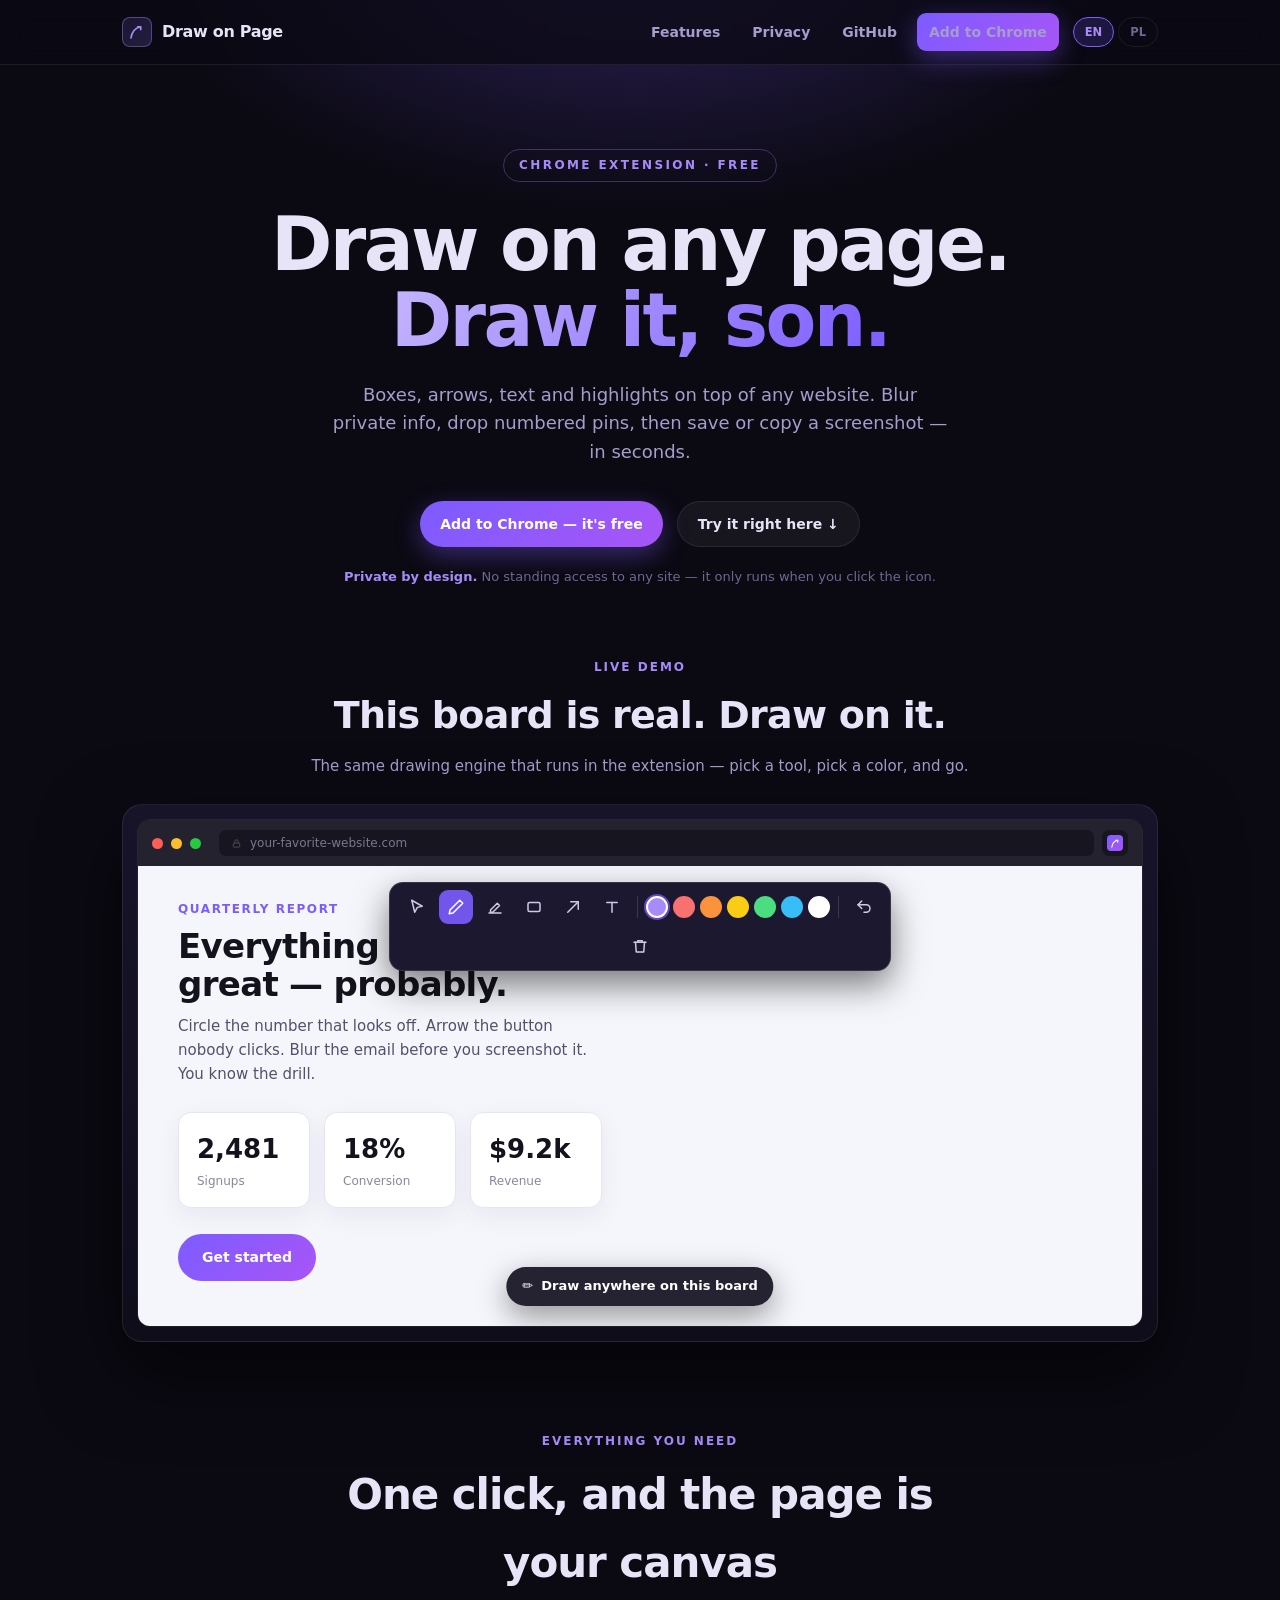
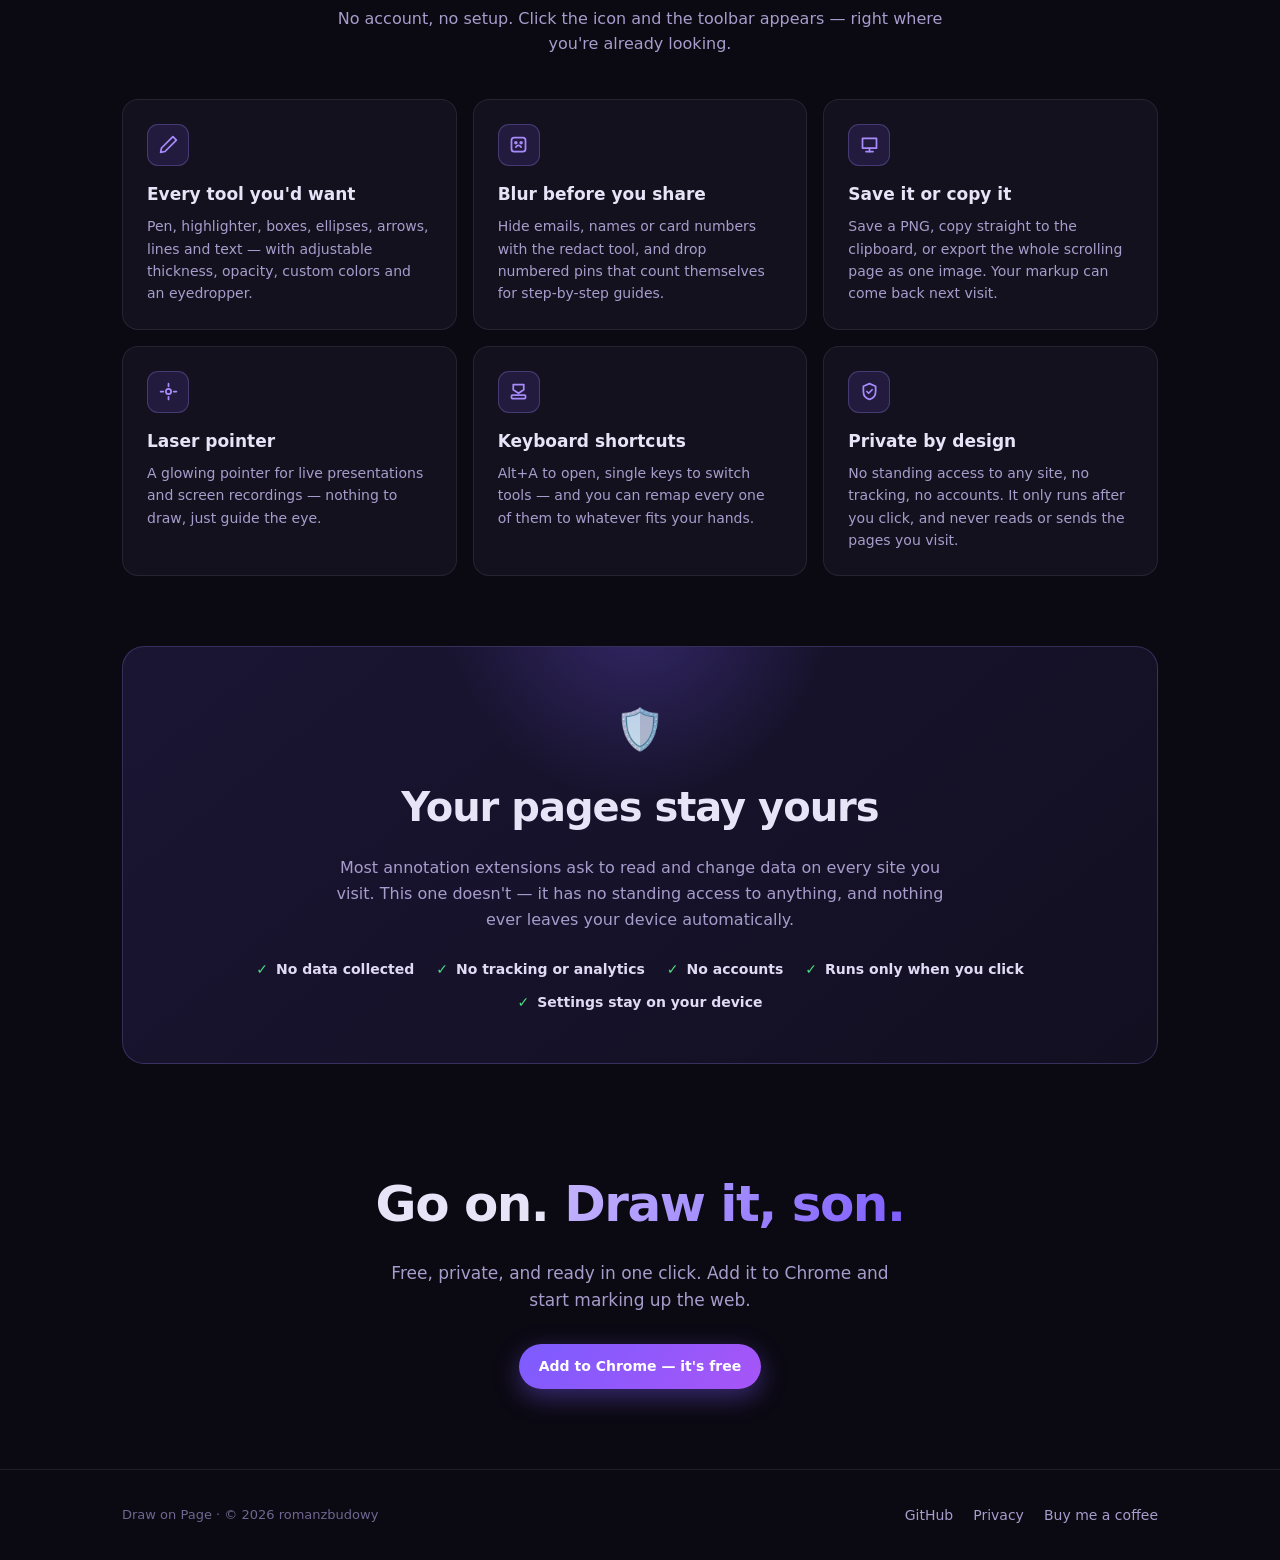
<file: index.html>
<!DOCTYPE html>
<html lang="en">
<head>
<meta charset="utf-8">
<meta name="viewport" content="width=device-width, initial-scale=1">
<title>Draw on Page — Draw it, son.</title>
<meta name="description" content="Draw boxes, arrows, text and highlights on any web page. Blur sensitive info, drop numbered pins, save or copy a screenshot. Private by design.">
<link rel="icon" href="data:image/svg+xml,<svg xmlns='http://www.w3.org/2000/svg' viewBox='0 0 100 100'><text y='.9em' font-size='90'>✏️</text></svg>">
<style>
  :root {
    --bg: #0b0912;
    --card: #14111f;
    --card2: #1b1830;
    --ink: #e8e4f8;
    --muted: #a79dcc;
    --dim: #6f6791;
    --purple: #a78bfa;
    --purple2: #7c5cff;
    --line: rgba(255,255,255,.08);
  }
  * { box-sizing: border-box; margin: 0; padding: 0; }
  html { scroll-behavior: smooth; }
  body {
    font-family: "Inter", "Segoe UI", system-ui, sans-serif;
    background: var(--bg);
    color: var(--ink);
    line-height: 1.6;
    overflow-x: hidden;
  }
  a { color: inherit; text-decoration: none; }
  .wrap { width: 100%; max-width: 1080px; margin: 0 auto; padding: 0 22px; }

  nav {
    position: sticky; top: 0; z-index: 50;
    background: rgba(11,9,18,.72);
    backdrop-filter: blur(14px);
    border-bottom: 1px solid var(--line);
  }
  nav .row { display: flex; align-items: center; gap: 18px; height: 64px; }
  .brand { display: flex; align-items: center; gap: 10px; font-weight: 800; letter-spacing: -.02em; }
  .brand .glyph {
    width: 30px; height: 30px; border-radius: 8px;
    background: linear-gradient(135deg, #1a1730, #241d3f);
    border: 1px solid rgba(167,139,250,.4);
    display: grid; place-items: center;
  }
  .brand .glyph svg { width: 18px; height: 18px; }
  .nav-links { margin-left: auto; display: flex; align-items: center; gap: 8px; }
  .nav-links a { color: var(--muted); font-size: 14px; font-weight: 600; padding: 8px 12px; border-radius: 9px; }
  .nav-links a:hover { color: var(--ink); background: rgba(255,255,255,.05); }
  .btn {
    display: inline-flex; align-items: center; gap: 8px;
    font: inherit; font-weight: 700; cursor: pointer;
    border: none; border-radius: 999px; padding: 11px 20px; font-size: 14px;
  }
  .btn-primary {
    background: linear-gradient(135deg, var(--purple2), #a855f7);
    color: #fff; box-shadow: 0 8px 26px rgba(124,92,255,.4);
    transition: filter .15s, transform .1s;
  }
  .btn-primary:hover { filter: brightness(1.09); }
  .btn-primary:active { transform: scale(.98); }
  .btn-ghost {
    background: rgba(255,255,255,.05); color: var(--ink);
    border: 1px solid var(--line);
    transition: background .15s;
  }
  .btn-ghost:hover { background: rgba(255,255,255,.09); }

  .langs { display: flex; align-items: center; gap: 4px; margin-left: 6px; }
  .lang {
    background: transparent; color: var(--dim);
    border: 1px solid var(--line); border-radius: 999px;
    padding: 5px 11px; font: inherit; font-size: 11.5px; font-weight: 800; cursor: pointer;
  }
  .lang:hover { color: var(--ink); }
  .lang.active { background: rgba(124,92,255,.18); border-color: var(--purple2); color: var(--purple); }

  .hero { position: relative; padding: 84px 0 30px; text-align: center; }
  .hero::before {
    content: ""; position: absolute; inset: -140px 0 auto 0; height: 620px; z-index: -1;
    background: radial-gradient(760px 420px at 50% 0, rgba(124,92,255,.32) 0%, transparent 68%);
  }
  .kicker {
    display: inline-block; font-size: 12px; font-weight: 800; letter-spacing: 2.4px;
    text-transform: uppercase; color: var(--purple);
    border: 1px solid rgba(167,139,250,.3); border-radius: 999px; padding: 6px 15px; margin-bottom: 24px;
  }
  h1 { font-size: clamp(40px, 8vw, 74px); font-weight: 800; letter-spacing: -.035em; line-height: 1.03; }
  h1 .son { background: linear-gradient(120deg, #c4b5fd, #7c5cff); -webkit-background-clip: text; background-clip: text; -webkit-text-fill-color: transparent; }
  .hero-sub { max-width: 620px; margin: 22px auto 34px; font-size: 18px; color: var(--muted); }
  .hero-cta { display: flex; gap: 14px; justify-content: center; flex-wrap: wrap; }
  .hero-note { margin-top: 20px; font-size: 13px; color: var(--dim); }
  .hero-note b { color: var(--purple); font-weight: 700; }

  .demo { padding: 40px 0 20px; }
  .demo-head { text-align: center; margin-bottom: 26px; }
  .demo-head .eyebrow { font-size: 12px; font-weight: 800; letter-spacing: 2px; text-transform: uppercase; color: var(--purple); }
  .demo-head h2 { font-size: clamp(26px, 4vw, 38px); font-weight: 800; letter-spacing: -.02em; margin: 8px 0; }
  .demo-head p { color: var(--muted); font-size: 15px; }

  .stage {
    position: relative;
    background: linear-gradient(180deg, #17142a, #0f0d1a);
    border: 1px solid var(--line);
    border-radius: 20px; padding: 14px;
    box-shadow: 0 30px 80px rgba(0,0,0,.55);
  }
  .frame { border-radius: 13px; overflow: hidden; border: 1px solid rgba(255,255,255,.07); }
  .frame-bar {
    display: flex; align-items: center; gap: 8px;
    background: #24222e; padding: 10px 14px;
  }
  .dot { width: 11px; height: 11px; border-radius: 50%; }
  .dot.r { background: #ff5f57; } .dot.y { background: #febc2e; } .dot.g { background: #28c840; }
  .url {
    flex: 1; margin-left: 10px; height: 26px; border-radius: 7px;
    background: #171620; color: #7b7591; font-size: 12px;
    display: flex; align-items: center; padding: 0 12px; gap: 8px;
  }
  .url .lock { width: 11px; height: 11px; opacity: .6; }
  .puzzle {
    width: 26px; height: 26px; border-radius: 7px; background: #171620;
    display: grid; place-items: center; position: relative;
  }
  .puzzle .ic { width: 16px; height: 16px; border-radius: 4px; background: linear-gradient(135deg, #7c5cff, #a855f7); display: grid; place-items: center; }
  .puzzle .ic svg { width: 11px; height: 11px; }

  .board {
    position: relative; height: 460px;
    background: #f5f6fb; overflow: hidden;
    touch-action: none; user-select: none;
  }
  @media (max-width: 640px) { .board { height: 400px; } }

  .mock { position: absolute; inset: 0; pointer-events: none; padding: 34px 40px; }
  .mock .m-tag { font-size: 12px; font-weight: 800; letter-spacing: 1.6px; text-transform: uppercase; color: #7c5cff; }
  .mock h3 { color: #14121c; font-size: clamp(22px, 3.4vw, 34px); font-weight: 800; letter-spacing: -.02em; margin: 8px 0 10px; max-width: 460px; line-height: 1.12; }
  .mock .m-lead { color: #55506b; font-size: 15px; max-width: 430px; }
  .mock .m-cards { display: flex; gap: 14px; margin-top: 26px; flex-wrap: wrap; }
  .mock .m-card { background: #fff; border: 1px solid #e7e6f0; border-radius: 13px; padding: 16px 18px; min-width: 132px; box-shadow: 0 8px 24px rgba(60,50,120,.07); }
  .mock .m-card .big { font-size: 26px; font-weight: 800; color: #14121c; }
  .mock .m-card .lbl { font-size: 12px; color: #8a85a0; margin-top: 2px; }
  .mock .m-btn { display: inline-block; margin-top: 26px; background: linear-gradient(135deg, #7c5cff, #a855f7); color: #fff; font-weight: 700; font-size: 14px; border-radius: 999px; padding: 12px 24px; }

  svg.ink { position: absolute; inset: 0; width: 100%; height: 100%; pointer-events: none; }
  .notes { position: absolute; inset: 0; pointer-events: none; }
  .note {
    position: absolute; pointer-events: auto; min-width: 12px;
    font-family: "Inter", system-ui, sans-serif; font-weight: 700; font-size: 22px;
    color: var(--purple); outline: none; white-space: pre; line-height: 1.2;
    text-shadow: 0 1px 2px rgba(0,0,0,.15);
  }
  .capture { position: absolute; inset: 0; pointer-events: auto; cursor: crosshair; }
  .board.cursor .capture { cursor: default; }
  .board.text .capture { cursor: text; }
  .board.drawing .notes { pointer-events: none; }

  .hint {
    position: absolute; left: 50%; bottom: 20px; transform: translateX(-50%);
    background: rgba(20,17,32,.92); color: #fff; font-size: 13px; font-weight: 600;
    padding: 9px 16px; border-radius: 999px; display: flex; align-items: center; gap: 8px;
    box-shadow: 0 10px 30px rgba(0,0,0,.4); pointer-events: none;
    transition: opacity .3s; z-index: 5;
  }
  .hint.gone { opacity: 0; }

  .toolbar {
    position: absolute; top: 16px; left: 50%; transform: translateX(-50%);
    display: flex; align-items: center; gap: 5px; z-index: 6;
    background: #1b1830; border: 1px solid rgba(255,255,255,.12);
    border-radius: 14px; padding: 7px; box-shadow: 0 14px 34px rgba(0,0,0,.5);
    max-width: calc(100% - 24px); flex-wrap: wrap; justify-content: center;
  }
  .tb {
    width: 34px; height: 34px; border-radius: 9px; border: none; cursor: pointer;
    background: transparent; color: #cfc8e8; display: grid; place-items: center;
    transition: background .12s, color .12s;
  }
  .tb svg { width: 18px; height: 18px; }
  .tb:hover { background: rgba(255,255,255,.08); color: #fff; }
  .tb.active { background: rgba(124,92,255,.9); color: #fff; }
  .tb-sep { width: 1px; height: 22px; background: rgba(255,255,255,.14); margin: 0 3px; }
  .sw { width: 22px; height: 22px; border-radius: 50%; border: 2px solid transparent; cursor: pointer; padding: 0; }
  .sw.active { border-color: #fff; box-shadow: 0 0 0 2px rgba(124,92,255,.7); }

  .features { padding: 70px 0 30px; }
  .sec-head { text-align: center; max-width: 620px; margin: 0 auto 42px; }
  .sec-head .eyebrow { font-size: 12px; font-weight: 800; letter-spacing: 2px; text-transform: uppercase; color: var(--purple); }
  .sec-head h2 { font-size: clamp(28px, 4.4vw, 42px); font-weight: 800; letter-spacing: -.025em; margin: 10px 0; }
  .sec-head p { color: var(--muted); font-size: 16px; }
  .grid { display: grid; grid-template-columns: repeat(3, 1fr); gap: 16px; }
  @media (max-width: 860px) { .grid { grid-template-columns: repeat(2, 1fr); } }
  @media (max-width: 560px) { .grid { grid-template-columns: 1fr; } }
  .feat { background: var(--card); border: 1px solid var(--line); border-radius: 16px; padding: 24px; transition: border-color .18s, transform .18s; }
  .feat:hover { border-color: rgba(167,139,250,.4); transform: translateY(-3px); }
  .feat .fi { width: 42px; height: 42px; border-radius: 11px; background: rgba(124,92,255,.14); border: 1px solid rgba(167,139,250,.28); display: grid; place-items: center; margin-bottom: 15px; }
  .feat .fi svg { width: 21px; height: 21px; color: var(--purple); }
  .feat h3 { font-size: 17px; font-weight: 700; margin-bottom: 7px; }
  .feat p { font-size: 14px; color: var(--muted); }

  .privacy { padding: 40px 0 20px; }
  .privacy-inner {
    position: relative; overflow: hidden;
    background: linear-gradient(140deg, #1a1533, #120f21);
    border: 1px solid rgba(167,139,250,.24); border-radius: 22px;
    padding: 50px clamp(24px, 5vw, 60px); text-align: center;
  }
  .privacy-inner::before { content: ""; position: absolute; inset: -60% 30% auto auto; width: 420px; height: 420px; background: radial-gradient(circle, rgba(124,92,255,.28), transparent 65%); }
  .privacy .shield { font-size: 40px; margin-bottom: 14px; }
  .privacy h2 { font-size: clamp(26px, 4vw, 40px); font-weight: 800; letter-spacing: -.025em; }
  .privacy p { max-width: 620px; margin: 16px auto 26px; color: var(--muted); font-size: 16px; }
  .checks { display: flex; flex-wrap: wrap; gap: 10px 22px; justify-content: center; }
  .check { display: flex; align-items: center; gap: 8px; font-size: 14px; font-weight: 600; color: #e0daf5; }
  .check .c { color: #4ade80; font-weight: 800; }

  .final { padding: 80px 0; text-align: center; }
  .final h2 { font-size: clamp(30px, 5vw, 50px); font-weight: 800; letter-spacing: -.03em; }
  .final h2 .son { background: linear-gradient(120deg, #c4b5fd, #7c5cff); -webkit-background-clip: text; background-clip: text; -webkit-text-fill-color: transparent; }
  .final p { color: var(--muted); font-size: 17px; margin: 16px auto 30px; max-width: 500px; }

  footer { border-top: 1px solid var(--line); padding: 34px 0; }
  footer .row { display: flex; align-items: center; justify-content: space-between; gap: 16px; flex-wrap: wrap; }
  footer .f-links { display: flex; gap: 20px; flex-wrap: wrap; }
  footer a { color: var(--muted); font-size: 14px; }
  footer a:hover { color: var(--ink); }
  footer .copy { font-size: 13px; color: var(--dim); }
</style>
</head>
<body>
  <nav>
    <div class="wrap row">
      <a class="brand" href="#top">
        <span class="glyph">
          <svg viewBox="0 0 24 24" fill="none" stroke="#a78bfa" stroke-width="2.2" stroke-linecap="round" stroke-linejoin="round"><path d="M4 20C5 12 9 7 16 5"/><path d="M13 5h4v4"/></svg>
        </span>
        <span>Draw on Page</span>
      </a>
      <div class="nav-links">
        <a href="#features" data-i18n="nav_features">Features</a>
        <a href="#privacy" data-i18n="nav_privacy">Privacy</a>
        <a href="https://github.com/jestemKox123/Draw-on-Page-Draw-it-Son" target="_blank" rel="noopener">GitHub</a>
        <a class="btn btn-primary" id="cta-nav" href="#" target="_blank" rel="noopener" data-i18n="cta_add">Add to Chrome</a>
        <div class="langs">
          <button class="lang" data-lang="en">EN</button>
          <button class="lang" data-lang="pl">PL</button>
        </div>
      </div>
    </div>
  </nav>

  <span id="top"></span>

  <header class="hero">
    <div class="wrap">
      <span class="kicker" data-i18n="hero_kicker">Chrome extension · Free</span>
      <h1>Draw on any page.<br><span class="son">Draw it, son.</span></h1>
      <p class="hero-sub" data-i18n="hero_sub">Boxes, arrows, text and highlights on top of any website. Blur private info, drop numbered pins, then save or copy a screenshot — in seconds.</p>
      <div class="hero-cta">
        <a class="btn btn-primary" id="cta-hero" href="#" target="_blank" rel="noopener" data-i18n="cta_add_store">Add to Chrome — it's free</a>
        <a class="btn btn-ghost" href="#demo" data-i18n="cta_try">Try it right here ↓</a>
      </div>
      <p class="hero-note"><b data-i18n="hero_note_b">Private by design.</b> <span data-i18n="hero_note">No standing access to any site — it only runs when you click the icon.</span></p>
    </div>
  </header>

  <section class="demo" id="demo">
    <div class="wrap">
      <div class="demo-head">
        <div class="eyebrow" data-i18n="demo_eyebrow">Live demo</div>
        <h2 data-i18n="demo_title">This board is real. Draw on it.</h2>
        <p data-i18n="demo_sub">The same drawing engine that runs in the extension — pick a tool, pick a color, and go.</p>
      </div>

      <div class="stage">
        <div class="frame">
          <div class="frame-bar">
            <span class="dot r"></span><span class="dot y"></span><span class="dot g"></span>
            <span class="url">
              <svg class="lock" viewBox="0 0 24 24" fill="none" stroke="currentColor" stroke-width="2"><rect x="5" y="11" width="14" height="9" rx="2"/><path d="M8 11V8a4 4 0 0 1 8 0v3"/></svg>
              your-favorite-website.com
            </span>
            <span class="puzzle">
              <span class="ic"><svg viewBox="0 0 24 24" fill="none" stroke="#fff" stroke-width="2.4" stroke-linecap="round" stroke-linejoin="round"><path d="M4 20C5 12 9 7 16 5"/><path d="M13 5h4v4"/></svg></span>
            </span>
          </div>

          <div class="board cursor" id="board">
            <div class="mock">
              <div class="m-tag" data-i18n="mock_tag">Quarterly report</div>
              <h3 data-i18n="mock_h">Everything is going great — probably.</h3>
              <p class="m-lead" data-i18n="mock_lead">Circle the number that looks off. Arrow the button nobody clicks. Blur the email before you screenshot it. You know the drill.</p>
              <div class="m-cards">
                <div class="m-card"><div class="big">2,481</div><div class="lbl" data-i18n="mock_c1">Signups</div></div>
                <div class="m-card"><div class="big">18%</div><div class="lbl" data-i18n="mock_c2">Conversion</div></div>
                <div class="m-card"><div class="big">$9.2k</div><div class="lbl" data-i18n="mock_c3">Revenue</div></div>
              </div>
              <span class="m-btn" data-i18n="mock_btn">Get started</span>
            </div>

            <svg class="ink" id="ink"></svg>
            <div class="notes" id="notes"></div>
            <div class="capture" id="capture"></div>

            <div class="toolbar" id="toolbar">
              <button class="tb" data-tool="cursor" title="Move"><svg viewBox="0 0 24 24" fill="none" stroke="currentColor" stroke-width="2" stroke-linejoin="round"><path d="M5 3l14 8-6.5 1.5L9 19z"/></svg></button>
              <button class="tb active" data-tool="pen" title="Pen"><svg viewBox="0 0 24 24" fill="none" stroke="currentColor" stroke-width="2" stroke-linecap="round" stroke-linejoin="round"><path d="M17 3l4 4L8 20l-5 1 1-5z"/></svg></button>
              <button class="tb" data-tool="highlight" title="Highlighter"><svg viewBox="0 0 24 24" fill="none" stroke="currentColor" stroke-width="2" stroke-linecap="round" stroke-linejoin="round"><path d="M4 20h16"/><path d="M6 16l9-9 3 3-9 9H6z"/></svg></button>
              <button class="tb" data-tool="rect" title="Box"><svg viewBox="0 0 24 24" fill="none" stroke="currentColor" stroke-width="2"><rect x="4" y="6" width="16" height="12" rx="2"/></svg></button>
              <button class="tb" data-tool="arrow" title="Arrow"><svg viewBox="0 0 24 24" fill="none" stroke="currentColor" stroke-width="2" stroke-linecap="round" stroke-linejoin="round"><path d="M5 19L19 5"/><path d="M9 5h10v10"/></svg></button>
              <button class="tb" data-tool="text" title="Text"><svg viewBox="0 0 24 24" fill="none" stroke="currentColor" stroke-width="2" stroke-linecap="round" stroke-linejoin="round"><path d="M5 6h14"/><path d="M12 6v13"/></svg></button>
              <span class="tb-sep"></span>
              <button class="sw active" data-color="#a78bfa" style="background:#a78bfa"></button>
              <button class="sw" data-color="#f87171" style="background:#f87171"></button>
              <button class="sw" data-color="#fb923c" style="background:#fb923c"></button>
              <button class="sw" data-color="#facc15" style="background:#facc15"></button>
              <button class="sw" data-color="#4ade80" style="background:#4ade80"></button>
              <button class="sw" data-color="#38bdf8" style="background:#38bdf8"></button>
              <button class="sw" data-color="#ffffff" style="background:#ffffff"></button>
              <span class="tb-sep"></span>
              <button class="tb" id="undo" title="Undo"><svg viewBox="0 0 24 24" fill="none" stroke="currentColor" stroke-width="2" stroke-linecap="round" stroke-linejoin="round"><path d="M9 14L4 9l5-5"/><path d="M4 9h11a5 5 0 0 1 0 10h-3"/></svg></button>
              <button class="tb" id="clear" title="Clear"><svg viewBox="0 0 24 24" fill="none" stroke="currentColor" stroke-width="2" stroke-linecap="round" stroke-linejoin="round"><path d="M4 7h16"/><path d="M9 7V5h6v2"/><path d="M6 7l1 13h10l1-13"/></svg></button>
            </div>

            <div class="hint" id="hint">✏️ <span data-i18n="demo_hint">Draw anywhere on this board</span></div>
          </div>
        </div>
      </div>
    </div>
  </section>

  <section class="features" id="features">
    <div class="wrap">
      <div class="sec-head">
        <div class="eyebrow" data-i18n="feat_eyebrow">Everything you need</div>
        <h2 data-i18n="feat_title">One click, and the page is your canvas</h2>
        <p data-i18n="feat_sub">No account, no setup. Click the icon and the toolbar appears — right where you're already looking.</p>
      </div>
      <div class="grid">
        <div class="feat">
          <div class="fi"><svg viewBox="0 0 24 24" fill="none" stroke="currentColor" stroke-width="2" stroke-linecap="round" stroke-linejoin="round"><path d="M17 3l4 4L8 20l-5 1 1-5z"/></svg></div>
          <h3 data-i18n="f1_t">Every tool you'd want</h3>
          <p data-i18n="f1_d">Pen, highlighter, boxes, ellipses, arrows, lines and text — with adjustable thickness, opacity, custom colors and an eyedropper.</p>
        </div>
        <div class="feat">
          <div class="fi"><svg viewBox="0 0 24 24" fill="none" stroke="currentColor" stroke-width="2" stroke-linecap="round" stroke-linejoin="round"><rect x="4" y="4" width="16" height="16" rx="3"/><path d="M9 15s1.5-2 3-2 3 2 3 2"/><circle cx="9" cy="10" r="1"/><circle cx="15" cy="10" r="1"/></svg></div>
          <h3 data-i18n="f2_t">Blur before you share</h3>
          <p data-i18n="f2_d">Hide emails, names or card numbers with the redact tool, and drop numbered pins that count themselves for step-by-step guides.</p>
        </div>
        <div class="feat">
          <div class="fi"><svg viewBox="0 0 24 24" fill="none" stroke="currentColor" stroke-width="2" stroke-linecap="round" stroke-linejoin="round"><path d="M4 5h16v11H4z"/><path d="M8 20h8"/><path d="M12 16v4"/></svg></div>
          <h3 data-i18n="f3_t">Save it or copy it</h3>
          <p data-i18n="f3_d">Save a PNG, copy straight to the clipboard, or export the whole scrolling page as one image. Your markup can come back next visit.</p>
        </div>
        <div class="feat">
          <div class="fi"><svg viewBox="0 0 24 24" fill="none" stroke="currentColor" stroke-width="2" stroke-linecap="round" stroke-linejoin="round"><circle cx="12" cy="12" r="3"/><path d="M12 3v3M12 18v3M3 12h3M18 12h3"/></svg></div>
          <h3 data-i18n="f4_t">Laser pointer</h3>
          <p data-i18n="f4_d">A glowing pointer for live presentations and screen recordings — nothing to draw, just guide the eye.</p>
        </div>
        <div class="feat">
          <div class="fi"><svg viewBox="0 0 24 24" fill="none" stroke="currentColor" stroke-width="2" stroke-linecap="round" stroke-linejoin="round"><path d="M6 4h12v6l-6 4-6-4z"/><rect x="4" y="16" width="16" height="4" rx="1"/></svg></div>
          <h3 data-i18n="f5_t">Keyboard shortcuts</h3>
          <p data-i18n="f5_d">Alt+A to open, single keys to switch tools — and you can remap every one of them to whatever fits your hands.</p>
        </div>
        <div class="feat">
          <div class="fi"><svg viewBox="0 0 24 24" fill="none" stroke="currentColor" stroke-width="2" stroke-linecap="round" stroke-linejoin="round"><path d="M12 3l7 3v6c0 5-3 8-7 9-4-1-7-4-7-9V6z"/><path d="M9 12l2 2 4-4"/></svg></div>
          <h3 data-i18n="f6_t">Private by design</h3>
          <p data-i18n="f6_d">No standing access to any site, no tracking, no accounts. It only runs after you click, and never reads or sends the pages you visit.</p>
        </div>
      </div>
    </div>
  </section>

  <section class="privacy" id="privacy">
    <div class="wrap">
      <div class="privacy-inner">
        <div class="shield">🛡️</div>
        <h2 data-i18n="priv_title">Your pages stay yours</h2>
        <p data-i18n="priv_sub">Most annotation extensions ask to read and change data on every site you visit. This one doesn't — it has no standing access to anything, and nothing ever leaves your device automatically.</p>
        <div class="checks">
          <span class="check"><span class="c">✓</span> <span data-i18n="priv_1">No data collected</span></span>
          <span class="check"><span class="c">✓</span> <span data-i18n="priv_2">No tracking or analytics</span></span>
          <span class="check"><span class="c">✓</span> <span data-i18n="priv_3">No accounts</span></span>
          <span class="check"><span class="c">✓</span> <span data-i18n="priv_4">Runs only when you click</span></span>
          <span class="check"><span class="c">✓</span> <span data-i18n="priv_5">Settings stay on your device</span></span>
        </div>
      </div>
    </div>
  </section>

  <section class="final">
    <div class="wrap">
      <h2 data-i18n="final_title">Go on. <span class="son">Draw it, son.</span></h2>
      <p data-i18n="final_sub">Free, private, and ready in one click. Add it to Chrome and start marking up the web.</p>
      <a class="btn btn-primary" id="cta-final" href="#" target="_blank" rel="noopener" data-i18n="cta_add_store">Add to Chrome — it's free</a>
    </div>
  </section>

  <footer>
    <div class="wrap row">
      <div class="copy">Draw on Page · © 2026 romanzbudowy</div>
      <div class="f-links">
        <a href="https://github.com/jestemKox123/Draw-on-Page-Draw-it-Son" target="_blank" rel="noopener">GitHub</a>
        <a href="privacy.html">Privacy</a>
        <a href="https://buymeacoffee.com/romanzbudowy" target="_blank" rel="noopener">Buy me a coffee</a>
      </div>
    </div>
  </footer>

<script>
const STORE_ID = "hapoppndpojeilfgbjipggahdlbpignl";
const STORE_URL = "https://chromewebstore.google.com/detail/" + STORE_ID;
["cta-nav", "cta-hero", "cta-final"].forEach(function (id) {
  var el = document.getElementById(id);
  if (el) el.href = STORE_URL;
});

const T = {
  en: {
    nav_features: "Features", nav_privacy: "Privacy", cta_add: "Add to Chrome",
    cta_add_store: "Add to Chrome — it's free", cta_try: "Try it right here ↓",
    hero_kicker: "Chrome extension · Free",
    hero_sub: "Boxes, arrows, text and highlights on top of any website. Blur private info, drop numbered pins, then save or copy a screenshot — in seconds.",
    hero_note_b: "Private by design.", hero_note: "No standing access to any site — it only runs when you click the icon.",
    demo_eyebrow: "Live demo", demo_title: "This board is real. Draw on it.",
    demo_sub: "The same drawing engine that runs in the extension — pick a tool, pick a color, and go.",
    demo_hint: "Draw anywhere on this board",
    mock_tag: "Quarterly report", mock_h: "Everything is going great — probably.",
    mock_lead: "Circle the number that looks off. Arrow the button nobody clicks. Blur the email before you screenshot it. You know the drill.",
    mock_c1: "Signups", mock_c2: "Conversion", mock_c3: "Revenue", mock_btn: "Get started",
    feat_eyebrow: "Everything you need", feat_title: "One click, and the page is your canvas",
    feat_sub: "No account, no setup. Click the icon and the toolbar appears — right where you're already looking.",
    f1_t: "Every tool you'd want", f1_d: "Pen, highlighter, boxes, ellipses, arrows, lines and text — with adjustable thickness, opacity, custom colors and an eyedropper.",
    f2_t: "Blur before you share", f2_d: "Hide emails, names or card numbers with the redact tool, and drop numbered pins that count themselves for step-by-step guides.",
    f3_t: "Save it or copy it", f3_d: "Save a PNG, copy straight to the clipboard, or export the whole scrolling page as one image. Your markup can come back next visit.",
    f4_t: "Laser pointer", f4_d: "A glowing pointer for live presentations and screen recordings — nothing to draw, just guide the eye.",
    f5_t: "Keyboard shortcuts", f5_d: "Alt+A to open, single keys to switch tools — and you can remap every one of them to whatever fits your hands.",
    f6_t: "Private by design", f6_d: "No standing access to any site, no tracking, no accounts. It only runs after you click, and never reads or sends the pages you visit.",
    priv_title: "Your pages stay yours",
    priv_sub: "Most annotation extensions ask to read and change data on every site you visit. This one doesn't — it has no standing access to anything, and nothing ever leaves your device automatically.",
    priv_1: "No data collected", priv_2: "No tracking or analytics", priv_3: "No accounts", priv_4: "Runs only when you click", priv_5: "Settings stay on your device",
    final_title_html: 'Go on. <span class="son">Draw it, son.</span>',
    final_sub: "Free, private, and ready in one click. Add it to Chrome and start marking up the web."
  },
  pl: {
    nav_features: "Funkcje", nav_privacy: "Prywatność", cta_add: "Dodaj do Chrome",
    cta_add_store: "Dodaj do Chrome — za darmo", cta_try: "Wypróbuj tutaj ↓",
    hero_kicker: "Rozszerzenie Chrome · Za darmo",
    hero_sub: "Ramki, strzałki, tekst i zakreślenia na każdej stronie. Rozmywaj prywatne dane, stawiaj numerowane pinezki, potem zapisz albo skopiuj zrzut — w kilka sekund.",
    hero_note_b: "Prywatność od podstaw.", hero_note: "Żadnego stałego dostępu do stron — działa dopiero, gdy klikniesz ikonę.",
    demo_eyebrow: "Demo na żywo", demo_title: "Ta plansza jest prawdziwa. Rysuj po niej.",
    demo_sub: "Ten sam silnik rysowania co w rozszerzeniu — wybierz narzędzie, wybierz kolor i działaj.",
    demo_hint: "Rysuj w dowolnym miejscu planszy",
    mock_tag: "Raport kwartalny", mock_h: "Wszystko idzie świetnie — chyba.",
    mock_lead: "Zakreśl liczbę, która wygląda źle. Wskaż strzałką przycisk, którego nikt nie klika. Zamaż e-mail, zanim zrobisz zrzut. Znasz to.",
    mock_c1: "Rejestracje", mock_c2: "Konwersja", mock_c3: "Przychód", mock_btn: "Zacznij",
    feat_eyebrow: "Wszystko, czego potrzebujesz", feat_title: "Jedno kliknięcie i strona staje się płótnem",
    feat_sub: "Bez konta, bez konfiguracji. Kliknij ikonę, a pasek narzędzi pojawi się dokładnie tam, gdzie patrzysz.",
    f1_t: "Każde narzędzie, jakie chcesz", f1_d: "Pióro, zakreślacz, ramki, elipsy, strzałki, linie i tekst — z regulacją grubości, krycia, własnymi kolorami i pipetą.",
    f2_t: "Zamaż, zanim udostępnisz", f2_d: "Ukryj e-maile, nazwiska czy numery kart narzędziem rozmycia i stawiaj numerowane pinezki, które same się liczą — do instrukcji krok po kroku.",
    f3_t: "Zapisz albo skopiuj", f3_d: "Zapisz PNG, skopiuj prosto do schowka albo wyeksportuj całą przewijaną stronę w jednym obrazie. Rysunki mogą wrócić przy następnej wizycie.",
    f4_t: "Wskaźnik laserowy", f4_d: "Świecący wskaźnik do prezentacji na żywo i nagrań ekranu — nic nie rysuje, po prostu prowadzi wzrok.",
    f5_t: "Skróty klawiszowe", f5_d: "Alt+A, by otworzyć, pojedyncze klawisze do zmiany narzędzi — i każdy z nich przypiszesz po swojemu.",
    f6_t: "Prywatność od podstaw", f6_d: "Żadnego stałego dostępu do stron, śledzenia ani kont. Działa dopiero po kliknięciu i nigdy nie czyta ani nie wysyła odwiedzanych stron.",
    priv_title: "Twoje strony zostają Twoje",
    priv_sub: "Większość wtyczek do adnotacji prosi o prawo odczytu i zmiany danych na każdej stronie. Ta nie — nie ma stałego dostępu do niczego, a nic nie opuszcza Twojego urządzenia automatycznie.",
    priv_1: "Zero zbieranych danych", priv_2: "Bez śledzenia i analityki", priv_3: "Bez kont", priv_4: "Działa tylko po kliknięciu", priv_5: "Ustawienia zostają u Ciebie",
    final_title_html: 'No dawaj. <span class="son">Draw it, son.</span>',
    final_sub: "Za darmo, prywatnie i gotowe w jednym kliknięciu. Dodaj do Chrome i zacznij pisać po sieci."
  }
};

let lang = "en";
function applyLang(l) {
  lang = l;
  const d = T[l];
  document.querySelectorAll("[data-i18n]").forEach(function (el) {
    const v = d[el.dataset.i18n];
    if (v) el.textContent = v;
  });
  document.querySelector(".final h2").innerHTML = d.final_title_html;
  document.documentElement.lang = l;
  document.querySelectorAll(".lang").forEach(function (b) {
    b.classList.toggle("active", b.dataset.lang === l);
  });
}
document.querySelectorAll(".lang").forEach(function (b) {
  b.addEventListener("click", function () { applyLang(b.dataset.lang); });
});
applyLang((navigator.language || "en").toLowerCase().startsWith("pl") ? "pl" : "en");

const NS = "http://www.w3.org/2000/svg";
const board = document.getElementById("board");
const ink = document.getElementById("ink");
const notes = document.getElementById("notes");
const capture = document.getElementById("capture");
const hint = document.getElementById("hint");

let tool = "pen";
let color = "#a78bfa";
const stack = [];
let drawing = false;
let temp = null;
let pts = [];
let sx = 0, sy = 0;

const DRAW_TOOLS = ["pen", "highlight", "rect", "arrow"];

function setTool(t) {
  tool = t;
  document.querySelectorAll(".tb[data-tool]").forEach(function (b) {
    b.classList.toggle("active", b.dataset.tool === t);
  });
  board.classList.toggle("cursor", t === "cursor");
  board.classList.toggle("text", t === "text");
  board.classList.toggle("drawing", DRAW_TOOLS.indexOf(t) !== -1);
}
document.querySelectorAll(".tb[data-tool]").forEach(function (b) {
  b.addEventListener("click", function () { setTool(b.dataset.tool); });
});
document.querySelectorAll(".sw").forEach(function (b) {
  b.addEventListener("click", function () {
    color = b.dataset.color;
    document.querySelectorAll(".sw").forEach(function (s) { s.classList.remove("active"); });
    b.classList.add("active");
  });
});

function hideHint() { hint.classList.add("gone"); }
function push(el) { stack.push(el); hideHint(); }

document.getElementById("undo").addEventListener("click", function () {
  const el = stack.pop();
  if (el && el.parentNode) el.parentNode.removeChild(el);
});
document.getElementById("clear").addEventListener("click", function () {
  stack.length = 0;
  ink.replaceChildren();
  notes.replaceChildren();
});

function pt(e) {
  const r = board.getBoundingClientRect();
  return { x: e.clientX - r.left, y: e.clientY - r.top };
}
function el(tag, attrs) {
  const n = document.createElementNS(NS, tag);
  for (const k in attrs) n.setAttribute(k, attrs[k]);
  return n;
}
function penD(points) {
  if (points.length < 2) return "M " + points[0].x + " " + points[0].y + " L " + points[0].x + " " + points[0].y;
  let d = "M " + points[0].x + " " + points[0].y;
  for (let i = 1; i < points.length - 1; i++) {
    const xc = (points[i].x + points[i + 1].x) / 2;
    const yc = (points[i].y + points[i + 1].y) / 2;
    d += " Q " + points[i].x + " " + points[i].y + " " + xc + " " + yc;
  }
  const last = points[points.length - 1];
  return d + " L " + last.x + " " + last.y;
}
function arrowPoly(x1, y1, x2, y2, size) {
  const ang = Math.atan2(y2 - y1, x2 - x1);
  const a1 = ang + Math.PI - 0.42, a2 = ang + Math.PI + 0.42;
  return x2 + "," + y2 + " " +
    (x2 + Math.cos(a1) * size) + "," + (y2 + Math.sin(a1) * size) + " " +
    (x2 + Math.cos(a2) * size) + "," + (y2 + Math.sin(a2) * size);
}

function placeText(p) {
  const div = document.createElement("div");
  div.className = "note";
  div.contentEditable = "true";
  div.style.left = p.x + "px";
  div.style.top = p.y + "px";
  div.style.color = color;
  notes.appendChild(div);
  push(div);
  setTimeout(function () { div.focus(); }, 0);
  div.addEventListener("blur", function () {
    if (!div.textContent.trim()) {
      const i = stack.indexOf(div);
      if (i !== -1) stack.splice(i, 1);
      if (div.parentNode) div.parentNode.removeChild(div);
    }
  });
}

capture.addEventListener("pointerdown", function (e) {
  if (tool === "cursor") return;
  const p = pt(e);
  if (tool === "text") { placeText(p); return; }
  drawing = true;
  sx = p.x; sy = p.y;
  capture.setPointerCapture(e.pointerId);

  if (tool === "pen" || tool === "highlight") {
    pts = [p];
    const hi = tool === "highlight";
    temp = el("path", {
      d: penD(pts), fill: "none", stroke: color,
      "stroke-width": hi ? 20 : 4,
      "stroke-linecap": "round", "stroke-linejoin": "round",
      opacity: hi ? 0.32 : 1
    });
  } else if (tool === "rect") {
    temp = el("rect", { x: p.x, y: p.y, width: 0, height: 0, rx: 6, fill: "none", stroke: color, "stroke-width": 3.5 });
  } else if (tool === "arrow") {
    temp = el("g", {});
    const line = el("line", { x1: sx, y1: sy, x2: sx, y2: sy, stroke: color, "stroke-width": 3.5, "stroke-linecap": "round" });
    const head = el("polygon", { points: arrowPoly(sx, sy, sx, sy, 16), fill: color });
    temp.appendChild(line); temp.appendChild(head);
  }
  if (temp) ink.appendChild(temp);
});

capture.addEventListener("pointermove", function (e) {
  if (!drawing || !temp) return;
  const p = pt(e);
  if (tool === "pen" || tool === "highlight") {
    pts.push(p);
    temp.setAttribute("d", penD(pts));
  } else if (tool === "rect") {
    temp.setAttribute("x", Math.min(sx, p.x));
    temp.setAttribute("y", Math.min(sy, p.y));
    temp.setAttribute("width", Math.abs(p.x - sx));
    temp.setAttribute("height", Math.abs(p.y - sy));
  } else if (tool === "arrow") {
    const line = temp.firstChild, head = temp.lastChild;
    line.setAttribute("x2", p.x); line.setAttribute("y2", p.y);
    head.setAttribute("points", arrowPoly(sx, sy, p.x, p.y, 16));
  }
});

function endDraw() {
  if (!drawing) return;
  drawing = false;
  if (temp) {
    if (tool === "rect" && (Math.abs(temp.getAttribute("width")) < 3)) {
      temp.remove();
    } else {
      push(temp);
    }
  }
  temp = null;
}
capture.addEventListener("pointerup", endDraw);
capture.addEventListener("pointercancel", endDraw);
capture.addEventListener("pointerleave", endDraw);
</script>
</body>
</html>
</file>
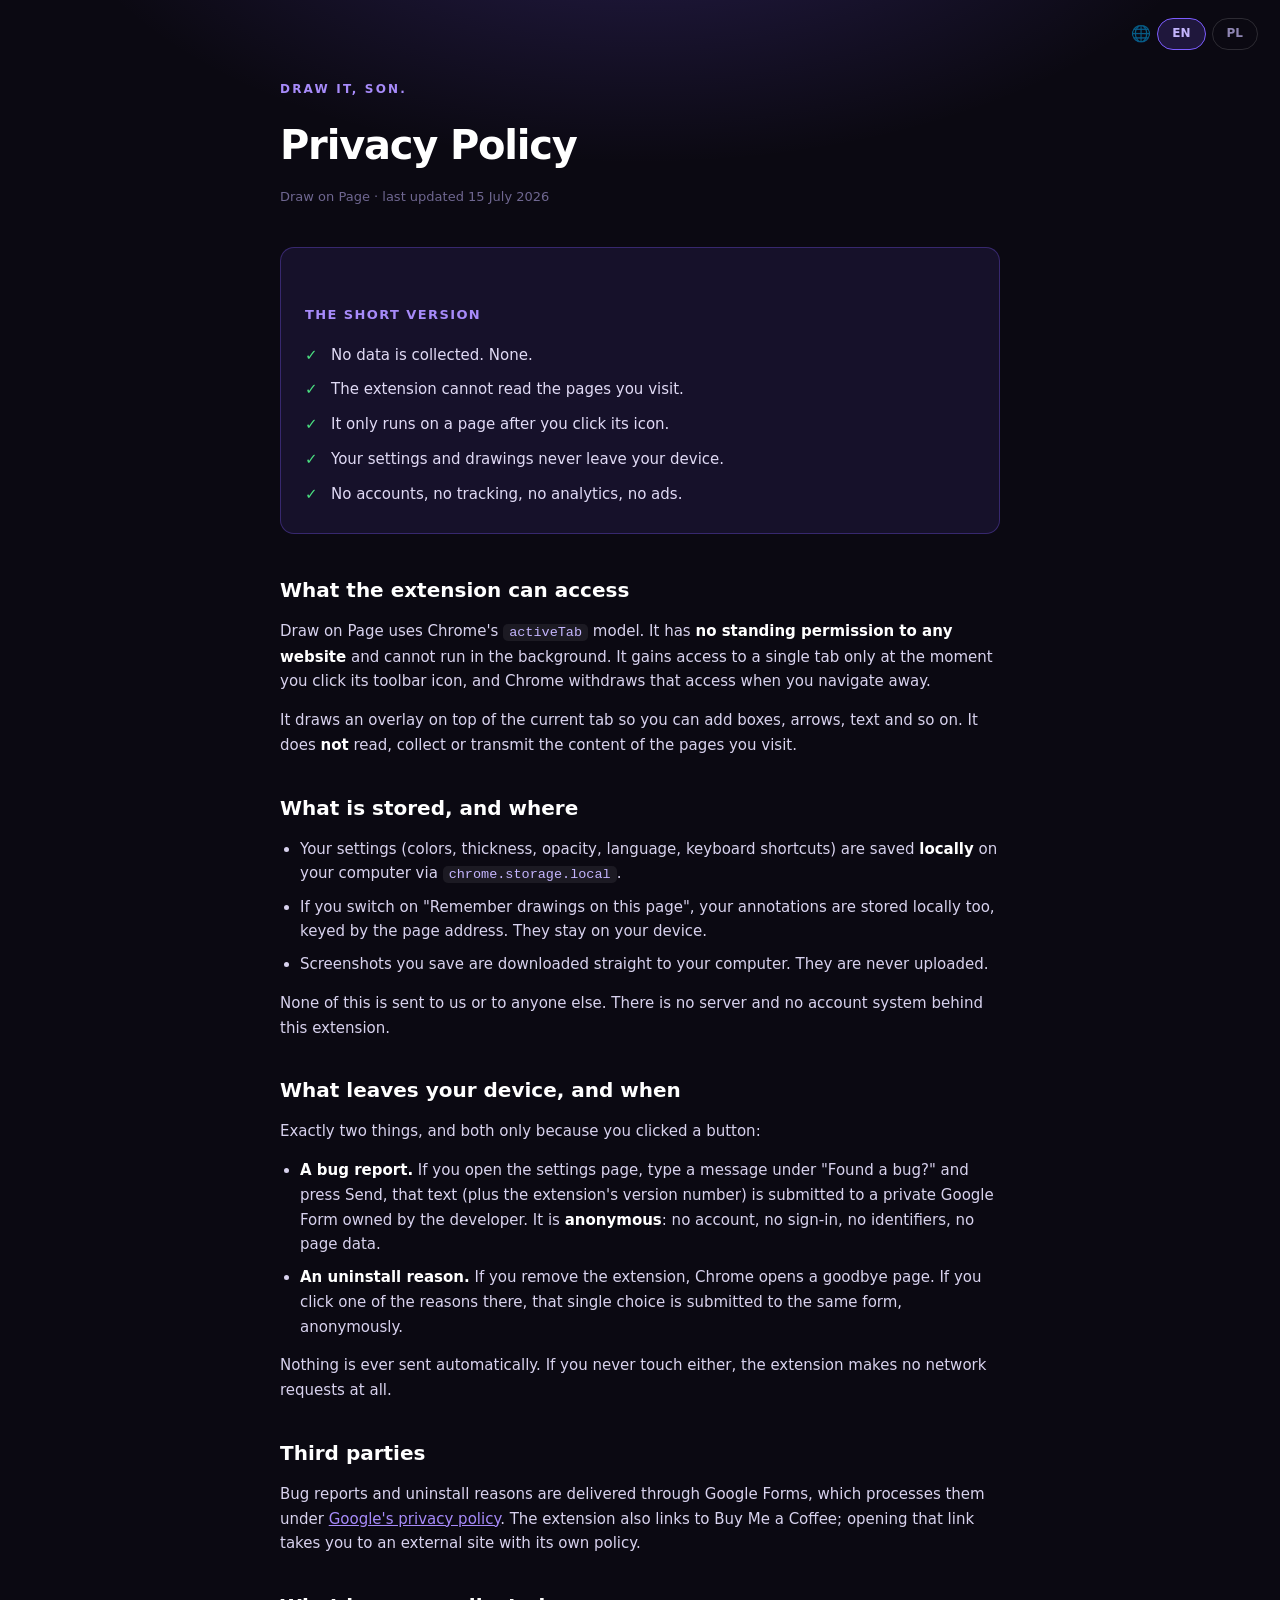
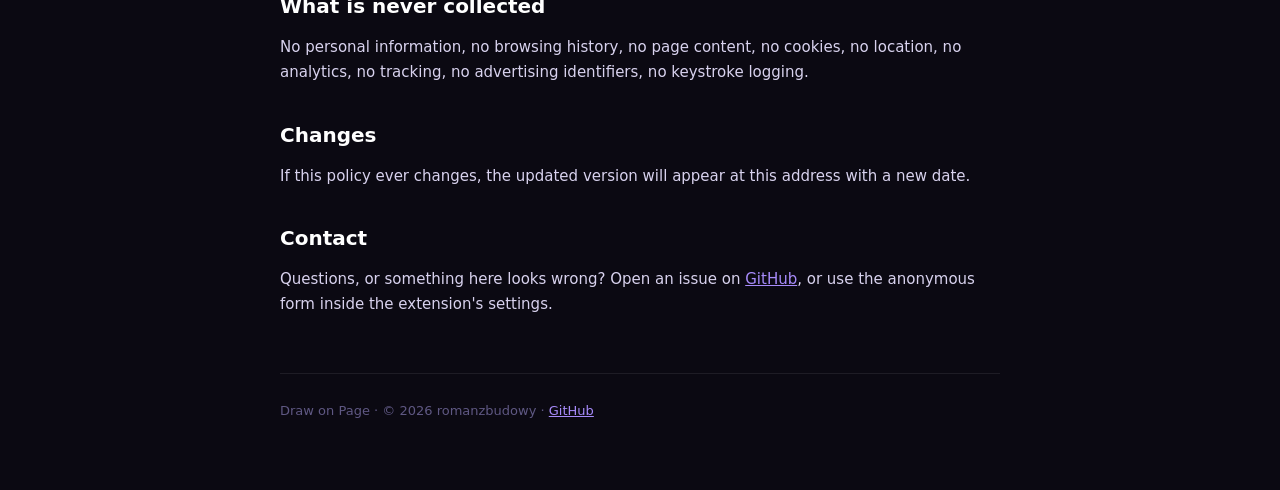
<file: privacy.html>
<!DOCTYPE html>
<html lang="en">
<head>
<meta charset="utf-8">
<meta name="viewport" content="width=device-width, initial-scale=1">
<title>Draw on Page - Privacy Policy</title>
<link rel="icon" href="data:image/svg+xml,<svg xmlns='http://www.w3.org/2000/svg' viewBox='0 0 100 100'><text y='.9em' font-size='90'>✏️</text></svg>">
<style>
  * { box-sizing: border-box; margin: 0; padding: 0; }
  body {
    font-family: "Inter", "Segoe UI", system-ui, sans-serif;
    background:
      radial-gradient(900px 460px at 50% -140px, rgba(124,92,255,.26) 0%, transparent 66%),
      #0b0912;
    color: #d8d2ee;
    min-height: 100vh;
    padding: 80px 20px 70px;
    line-height: 1.65;
  }
  .langs { position: fixed; top: 18px; right: 22px; display: flex; align-items: center; gap: 6px; }
  .globe { opacity: .5; }
  .lang {
    background: transparent; color: #8f86b3;
    border: 1px solid rgba(255,255,255,.14);
    border-radius: 999px; padding: 5px 14px;
    font: inherit; font-size: 12px; font-weight: 700; cursor: pointer;
  }
  .lang:hover { color: #cfc8e8; }
  .lang.active { background: rgba(124,92,255,.18); border-color: #7c5cff; color: #c4b5fd; }

  main { max-width: 720px; margin: 0 auto; }
  .tagline {
    font-size: 12px; font-weight: 800; letter-spacing: 2.2px; text-transform: uppercase;
    color: #a78bfa; margin-bottom: 12px;
  }
  h1 { font-size: 40px; font-weight: 800; letter-spacing: -.03em; color: #fff; margin-bottom: 8px; }
  .updated { font-size: 13px; color: #6f6791; margin-bottom: 40px; }

  .tldr {
    background: rgba(124,92,255,.1);
    border: 1px solid rgba(124,92,255,.32);
    border-radius: 14px; padding: 22px 24px; margin-bottom: 40px;
  }
  .tldr h2 { font-size: 13px; letter-spacing: 1.4px; text-transform: uppercase; color: #a78bfa; margin-bottom: 12px; }
  .tldr ul { list-style: none; }
  .tldr li { font-size: 15px; color: #e0daf5; padding: 5px 0 5px 26px; position: relative; }
  .tldr li::before { content: "✓"; position: absolute; left: 0; color: #4ade80; font-weight: 700; }

  h2 { font-size: 20px; font-weight: 700; color: #fff; margin: 34px 0 12px; }
  p { font-size: 15px; margin-bottom: 14px; }
  ul.body { margin: 0 0 14px 20px; }
  ul.body li { font-size: 15px; margin-bottom: 8px; }
  strong { color: #fff; font-weight: 650; }
  code {
    background: rgba(255,255,255,.07); border-radius: 5px;
    padding: 1px 6px; font-size: 13.5px; color: #c4b5fd;
    font-family: ui-monospace, Consolas, monospace;
  }
  a { color: #a78bfa; }
  a:hover { color: #c4b5fd; }

  footer {
    max-width: 720px; margin: 56px auto 0; padding-top: 26px;
    border-top: 1px solid rgba(255,255,255,.08);
    font-size: 13px; color: #5f5883;
  }
  [data-lang] { display: none; }
  [data-lang].on { display: block; }
</style>
</head>
<body>
  <div class="langs">
    <span class="globe">🌐</span>
    <button class="lang" data-set="en">EN</button>
    <button class="lang" data-set="pl">PL</button>
  </div>

  <main>
    <div class="tagline">Draw it, son.</div>

    <!-- ENGLISH -->
    <div data-lang="en">
      <h1>Privacy Policy</h1>
      <div class="updated">Draw on Page &middot; last updated 15 July 2026</div>

      <div class="tldr">
        <h2>The short version</h2>
        <ul>
          <li>No data is collected. None.</li>
          <li>The extension cannot read the pages you visit.</li>
          <li>It only runs on a page after you click its icon.</li>
          <li>Your settings and drawings never leave your device.</li>
          <li>No accounts, no tracking, no analytics, no ads.</li>
        </ul>
      </div>

      <h2>What the extension can access</h2>
      <p>Draw on Page uses Chrome's <code>activeTab</code> model. It has <strong>no standing permission to any website</strong> and cannot run in the background. It gains access to a single tab only at the moment you click its toolbar icon, and Chrome withdraws that access when you navigate away.</p>
      <p>It draws an overlay on top of the current tab so you can add boxes, arrows, text and so on. It does <strong>not</strong> read, collect or transmit the content of the pages you visit.</p>

      <h2>What is stored, and where</h2>
      <ul class="body">
        <li>Your settings (colors, thickness, opacity, language, keyboard shortcuts) are saved <strong>locally</strong> on your computer via <code>chrome.storage.local</code>.</li>
        <li>If you switch on "Remember drawings on this page", your annotations are stored locally too, keyed by the page address. They stay on your device.</li>
        <li>Screenshots you save are downloaded straight to your computer. They are never uploaded.</li>
      </ul>
      <p>None of this is sent to us or to anyone else. There is no server and no account system behind this extension.</p>

      <h2>What leaves your device, and when</h2>
      <p>Exactly two things, and both only because you clicked a button:</p>
      <ul class="body">
        <li><strong>A bug report.</strong> If you open the settings page, type a message under "Found a bug?" and press Send, that text (plus the extension's version number) is submitted to a private Google Form owned by the developer. It is <strong>anonymous</strong>: no account, no sign-in, no identifiers, no page data.</li>
        <li><strong>An uninstall reason.</strong> If you remove the extension, Chrome opens a goodbye page. If you click one of the reasons there, that single choice is submitted to the same form, anonymously.</li>
      </ul>
      <p>Nothing is ever sent automatically. If you never touch either, the extension makes no network requests at all.</p>

      <h2>Third parties</h2>
      <p>Bug reports and uninstall reasons are delivered through Google Forms, which processes them under <a href="https://policies.google.com/privacy" target="_blank" rel="noopener">Google's privacy policy</a>. The extension also links to Buy Me a Coffee; opening that link takes you to an external site with its own policy.</p>

      <h2>What is never collected</h2>
      <p>No personal information, no browsing history, no page content, no cookies, no location, no analytics, no tracking, no advertising identifiers, no keystroke logging.</p>

      <h2>Changes</h2>
      <p>If this policy ever changes, the updated version will appear at this address with a new date.</p>

      <h2>Contact</h2>
      <p>Questions, or something here looks wrong? Open an issue on <a href="https://github.com/jestemKox123/Draw-on-Page-Draw-it-Son/issues" target="_blank" rel="noopener">GitHub</a>, or use the anonymous form inside the extension's settings.</p>
    </div>

    <!-- POLSKI -->
    <div data-lang="pl">
      <h1>Polityka prywatności</h1>
      <div class="updated">Draw on Page &middot; ostatnia aktualizacja: 15 lipca 2026</div>

      <div class="tldr">
        <h2>W skrócie</h2>
        <ul>
          <li>Nie zbieramy żadnych danych. Zero.</li>
          <li>Wtyczka nie może czytać odwiedzanych przez Ciebie stron.</li>
          <li>Uruchamia się dopiero po kliknięciu jej ikony.</li>
          <li>Ustawienia i rysunki nigdy nie opuszczają Twojego urządzenia.</li>
          <li>Bez kont, śledzenia, analityki i reklam.</li>
        </ul>
      </div>

      <h2>Do czego wtyczka ma dostęp</h2>
      <p>Draw on Page działa w modelu <code>activeTab</code>. <strong>Nie ma stałego uprawnienia do żadnej strony</strong> i nie może działać w tle. Dostęp do jednej karty dostaje wyłącznie w chwili kliknięcia ikony, a Chrome odbiera go przy przejściu na inny adres.</p>
      <p>Rysuje nakładkę na wierzchu bieżącej karty, byś mógł dodawać ramki, strzałki, tekst i tak dalej. <strong>Nie</strong> czyta, nie zbiera ani nie wysyła treści odwiedzanych stron.</p>

      <h2>Co jest zapisywane i gdzie</h2>
      <ul class="body">
        <li>Twoje ustawienia (kolory, grubość, krycie, język, skróty klawiszowe) zapisywane są <strong>lokalnie</strong> na Twoim komputerze przez <code>chrome.storage.local</code>.</li>
        <li>Jeśli włączysz „Zapamiętaj rysunki na tej stronie", adnotacje również zapisują się lokalnie, przypisane do adresu strony. Zostają na Twoim urządzeniu.</li>
        <li>Zrzuty ekranu pobierają się prosto na Twój komputer. Nigdy nie są nigdzie wysyłane.</li>
      </ul>
      <p>Nic z tego nie trafia do nas ani do nikogo innego. Za tą wtyczką nie stoi żaden serwer ani system kont.</p>

      <h2>Co opuszcza Twoje urządzenie i kiedy</h2>
      <p>Dokładnie dwie rzeczy — obie wyłącznie dlatego, że kliknąłeś przycisk:</p>
      <ul class="body">
        <li><strong>Zgłoszenie błędu.</strong> Jeśli otworzysz stronę ustawień, wpiszesz wiadomość w polu „Znalazłeś błąd?" i klikniesz Wyślij, ten tekst (plus numer wersji wtyczki) trafia do prywatnego formularza Google należącego do autora. Jest <strong>anonimowy</strong>: bez konta, bez logowania, bez identyfikatorów, bez danych strony.</li>
        <li><strong>Powód odinstalowania.</strong> Gdy usuniesz wtyczkę, Chrome otworzy stronę pożegnalną. Jeśli klikniesz tam jeden z powodów, ten pojedynczy wybór trafia do tego samego formularza, anonimowo.</li>
      </ul>
      <p>Nic nie jest wysyłane automatycznie. Jeśli nie skorzystasz z żadnej z tych dwóch rzeczy, wtyczka nie wykonuje żadnych zapytań sieciowych.</p>

      <h2>Podmioty zewnętrzne</h2>
      <p>Zgłoszenia błędów i powody odinstalowania przechodzą przez Formularze Google, przetwarzane zgodnie z <a href="https://policies.google.com/privacy" target="_blank" rel="noopener">polityką prywatności Google</a>. Wtyczka zawiera też link do Buy Me a Coffee — jego otwarcie przenosi Cię na zewnętrzną stronę z własną polityką.</p>

      <h2>Czego nigdy nie zbieramy</h2>
      <p>Żadnych danych osobowych, historii przeglądania, treści stron, ciasteczek, lokalizacji, analityki, śledzenia, identyfikatorów reklamowych ani rejestrowania naciśnięć klawiszy.</p>

      <h2>Zmiany</h2>
      <p>Jeśli ta polityka kiedykolwiek się zmieni, zaktualizowana wersja pojawi się pod tym adresem z nową datą.</p>

      <h2>Kontakt</h2>
      <p>Pytania albo coś tu wygląda źle? Załóż zgłoszenie na <a href="https://github.com/jestemKox123/Draw-on-Page-Draw-it-Son/issues" target="_blank" rel="noopener">GitHubie</a> albo użyj anonimowego formularza w ustawieniach wtyczki.</p>
    </div>
  </main>

  <footer>
    Draw on Page &middot; &copy; 2026 romanzbudowy &middot;
    <a href="https://github.com/jestemKox123/Draw-on-Page-Draw-it-Son" target="_blank" rel="noopener">GitHub</a>
  </footer>

<script>
function setLang(l) {
  document.querySelectorAll("[data-lang]").forEach(function (el) {
    el.classList.toggle("on", el.dataset.lang === l);
  });
  document.querySelectorAll(".lang").forEach(function (b) {
    b.classList.toggle("active", b.dataset.set === l);
  });
  document.documentElement.lang = l;
}
document.querySelectorAll(".lang").forEach(function (b) {
  b.addEventListener("click", function () { setLang(b.dataset.set); });
});
setLang("en");
</script>
</body>
</html>
</file>
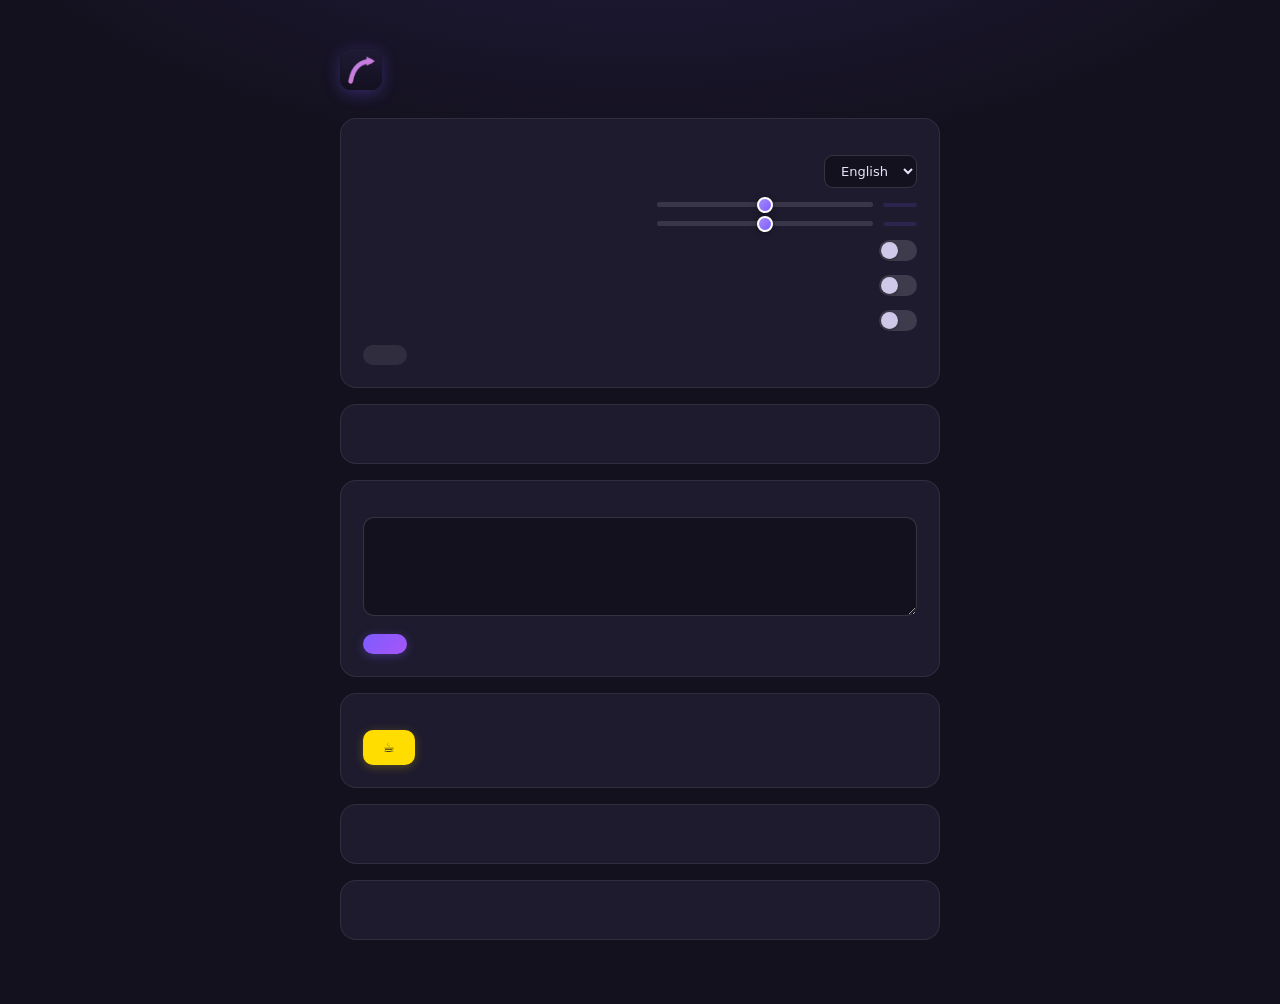
<file: settings.html>
<!DOCTYPE html>
<html>
<head>
  <meta charset="utf-8">
  <title data-i18n="opt_title"></title>
  <link rel="stylesheet" href="settings.css">
</head>
<body>
  <main>
    <header>
      <img src="icons/icon48.png" alt="" width="42" height="42">
      <div>
        <h1 data-i18n="opt_title"></h1>
        <span class="ver" id="version"></span>
      </div>
    </header>

    <section class="card">
      <h2 data-i18n="sec_general"></h2>

      <div class="row">
        <label data-i18n="language"></label>
        <select id="lang">
          <option value="en">English</option>
          <option value="pl">Polski</option>
        </select>
      </div>

      <div class="row">
        <label data-i18n="text_size"></label>
        <div class="slider-wrap">
          <input type="range" id="fontSize" min="12" max="64">
          <output id="fontSize-out"></output>
        </div>
      </div>

      <div class="row">
        <label data-i18n="radius"></label>
        <div class="slider-wrap">
          <input type="range" id="radius" min="0" max="24">
          <output id="radius-out"></output>
        </div>
      </div>

      <div class="row toggle" data-key="showHints">
        <label data-i18n="show_hints"></label>
        <div class="switch"></div>
      </div>

      <div class="row toggle" data-key="smoothPen">
        <label data-i18n="smooth_pen"></label>
        <div class="switch"></div>
      </div>

      <div class="row toggle" data-key="persist">
        <label data-i18n="persist"></label>
        <div class="switch"></div>
      </div>

      <div class="actions">
        <button id="reset" class="secondary" data-i18n="reset"></button>
        <span id="reset-status"></span>
      </div>
    </section>

    <section class="card">
      <h2 data-i18n="sec_keys"></h2>
      <p data-i18n="keys_desc"></p>
      <div id="keys"></div>
    </section>

    <section class="card">
      <h2 data-i18n="bug_title"></h2>
      <p data-i18n="bug_desc"></p>
      <textarea id="bug-text" maxlength="2000" rows="5" data-i18n-placeholder="bug_placeholder"></textarea>
      <div class="actions">
        <button id="bug-send" data-i18n="bug_send"></button>
        <span id="bug-status"></span>
      </div>
    </section>

    <section class="card">
      <h2 data-i18n="support_title"></h2>
      <p data-i18n="support_text"></p>
      <a class="coffee" href="https://buymeacoffee.com/romanzbudowy" target="_blank" rel="noopener">☕ <span data-i18n="coffee"></span></a>
    </section>

    <section class="card">
      <h2 data-i18n="privacy_title"></h2>
      <p data-i18n="privacy_text"></p>
    </section>

    <section class="card">
      <h2 data-i18n="about_title"></h2>
      <p data-i18n="about_text"></p>
    </section>
  </main>
  <script src="i18n.js"></script>
  <script src="settings.js"></script>
</body>
</html>
</file>
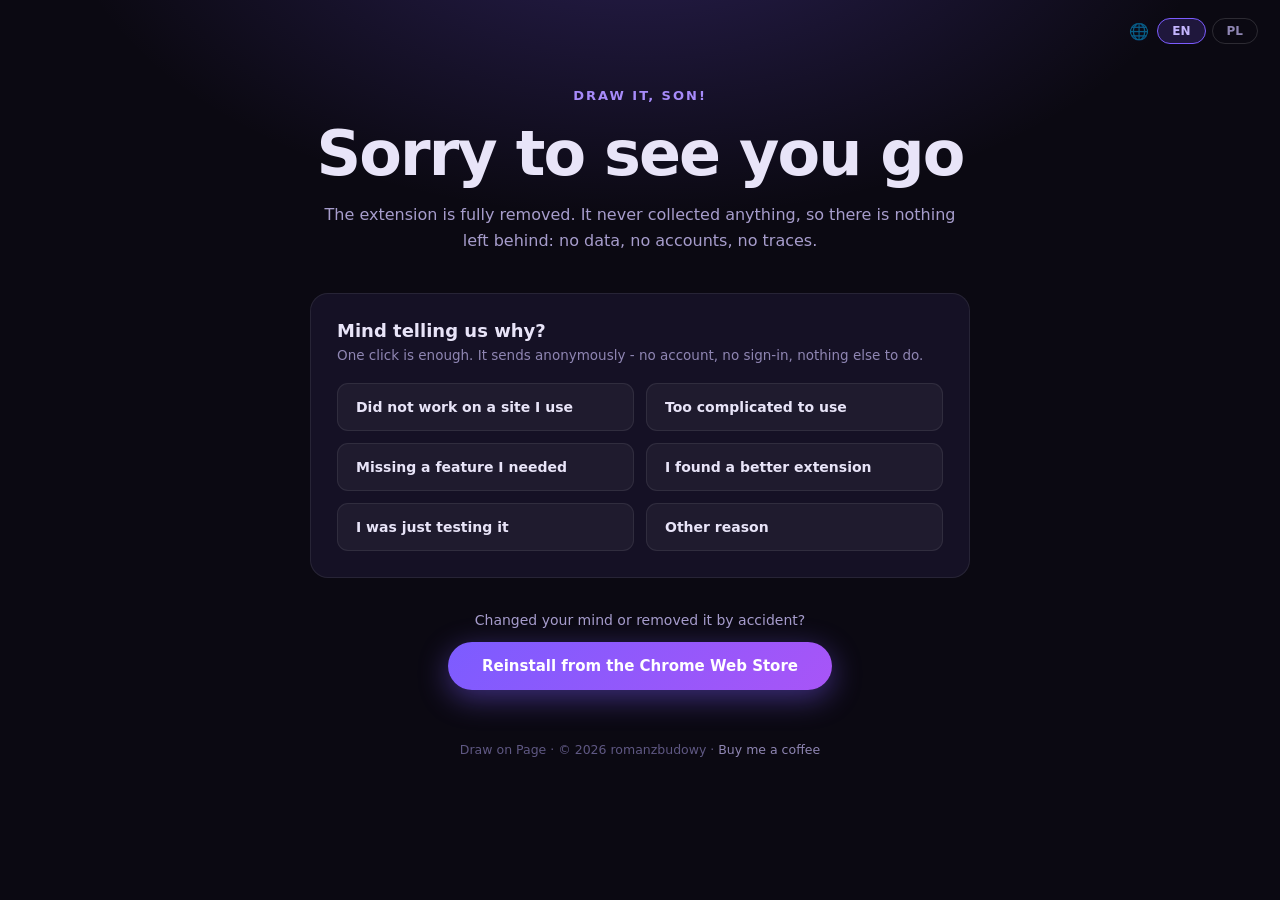
<file: uninstall.html>
<!DOCTYPE html>
<html lang="en">
<head>
<meta charset="utf-8">
<meta name="viewport" content="width=device-width, initial-scale=1">
<meta name="robots" content="noindex">
<title>Draw on Page - goodbye</title>
<link rel="icon" href="data:image/svg+xml,<svg xmlns='http://www.w3.org/2000/svg' viewBox='0 0 100 100'><text y='.9em' font-size='90'>✏️</text></svg>">
<style>
  * { box-sizing: border-box; margin: 0; padding: 0; }
  body {
    font-family: "Inter", "Segoe UI", system-ui, sans-serif;
    background:
      radial-gradient(900px 520px at 50% -120px, rgba(124,92,255,.28) 0%, transparent 65%),
      #0b0912;
    color: #e8e4f8;
    min-height: 100vh;
    padding: 88px 20px 40px;
    display: flex; flex-direction: column; align-items: center;
  }
  .langs {
    position: fixed; top: 18px; right: 22px;
    display: flex; align-items: center; gap: 6px;
  }
  .globe { opacity: .5; margin-right: 2px; }
  .lang {
    background: transparent; color: #8f86b3;
    border: 1px solid rgba(255,255,255,.14);
    border-radius: 999px; padding: 5px 14px;
    font: inherit; font-size: 12px; font-weight: 700; cursor: pointer;
  }
  .lang:hover { color: #cfc8e8; }
  .lang.active {
    background: rgba(124,92,255,.18);
    border-color: #7c5cff; color: #c4b5fd;
  }

  main { width: 100%; max-width: 660px; text-align: center; }

  .tagline {
    font-size: 13px; font-weight: 800; letter-spacing: 2px;
    color: #a78bfa; margin-bottom: 18px; text-transform: uppercase;
  }
  h1 {
    font-size: clamp(38px, 7vw, 62px); font-weight: 800;
    letter-spacing: -.03em; margin-bottom: 16px; line-height: 1.05;
  }
  .sub { font-size: 16px; color: #a79dcc; line-height: 1.6; margin-bottom: 40px; }

  .card {
    background: rgba(26, 22, 45, .72);
    border: 1px solid rgba(255,255,255,.08);
    border-radius: 18px;
    padding: 26px;
    text-align: left;
    margin-bottom: 34px;
  }
  .card h2 { font-size: 18px; font-weight: 700; margin-bottom: 6px; }
  .card p { font-size: 13.5px; color: #8f86b3; margin-bottom: 20px; }

  .reasons { display: grid; grid-template-columns: 1fr 1fr; gap: 12px; }
  @media (max-width: 560px) { .reasons { grid-template-columns: 1fr; } }
  .reason {
    background: rgba(255,255,255,.045);
    border: 1px solid rgba(255,255,255,.08);
    color: #e8e4f8;
    border-radius: 11px;
    padding: 15px 18px;
    font: inherit; font-size: 14px; font-weight: 600;
    text-align: left; cursor: pointer;
    transition: background .14s, border-color .14s, transform .1s;
  }
  .reason:hover {
    background: rgba(124,92,255,.16);
    border-color: rgba(124,92,255,.55);
  }
  .reason:active { transform: scale(.985); }
  .reason:disabled { opacity: .35; cursor: default; }

  .thanks { display: none; text-align: center; padding: 22px 8px 8px; }
  .thanks.show { display: block; }
  .thanks .check { font-size: 46px; margin-bottom: 12px; }
  .thanks h3 { font-size: 20px; font-weight: 700; color: #4ade80; margin-bottom: 8px; }
  .thanks p { font-size: 14px; color: #8f86b3; margin: 0; }

  .cta-label { font-size: 14px; color: #a79dcc; margin-bottom: 14px; }
  .cta {
    display: inline-block;
    background: linear-gradient(135deg, #7c5cff, #a855f7);
    color: #fff; text-decoration: none;
    font-size: 15px; font-weight: 700;
    border-radius: 999px; padding: 15px 34px;
    box-shadow: 0 8px 30px rgba(124,92,255,.45);
    transition: filter .14s, transform .1s;
  }
  .cta:hover { filter: brightness(1.1); }
  .cta:active { transform: scale(.98); }

  footer {
    margin-top: 52px; font-size: 12.5px; color: #5f5883;
  }
  footer a { color: #8f86b3; text-decoration: none; }
  footer a:hover { color: #c4b5fd; }
</style>
</head>
<body>
  <div class="langs">
    <span class="globe">🌐</span>
    <button class="lang" data-lang="en">EN</button>
    <button class="lang" data-lang="pl">PL</button>
  </div>

  <main>
    <div class="tagline" data-i18n="tagline"></div>
    <h1 data-i18n="title"></h1>
    <p class="sub" data-i18n="sub"></p>

    <div class="card">
      <div id="form-area">
        <h2 data-i18n="why"></h2>
        <p data-i18n="why_sub"></p>
        <div class="reasons" id="reasons"></div>
      </div>
      <div class="thanks" id="thanks">
        <div class="check">✅</div>
        <h3 data-i18n="thanks_title"></h3>
        <p data-i18n="thanks_sub"></p>
      </div>
    </div>

    <div class="cta-label" data-i18n="cta_label"></div>
    <a class="cta" id="reinstall" href="#" data-i18n="cta"></a>

    <footer>
      Draw on Page &middot; &copy; 2026 romanzbudowy &middot;
      <a href="https://buymeacoffee.com/romanzbudowy" target="_blank" rel="noopener">Buy me a coffee</a>
    </footer>
  </main>

<script>
const FORM_URL = "https://docs.google.com/forms/d/e/1FAIpQLSfxYXDr5FtlULxvAiImaRsGT-uPf0AQRH5g9uUDM_7srHnO9Q/formResponse";
const FORM_ENTRY_TEXT = "entry.2086043965";
const FORM_ENTRY_CHOICE = "entry.1720361206";
const STORE_SEARCH = "https://chromewebstore.google.com/search/Draw%20on%20Page%20Draw%20it%20son";

const T = {
  en: {
    tagline: "Draw it, son!",
    title: "Sorry to see you go",
    sub: "The extension is fully removed. It never collected anything, so there is nothing left behind: no data, no accounts, no traces.",
    why: "Mind telling us why?",
    why_sub: "One click is enough. It sends anonymously - no account, no sign-in, nothing else to do.",
    r_broken: "Did not work on a site I use",
    r_complex: "Too complicated to use",
    r_missing: "Missing a feature I needed",
    r_better: "I found a better extension",
    r_testing: "I was just testing it",
    r_other: "Other reason",
    thanks_title: "Thanks, that helps!",
    thanks_sub: "Your answer was sent anonymously. Good luck out there.",
    cta_label: "Changed your mind or removed it by accident?",
    cta: "Reinstall from the Chrome Web Store"
  },
  pl: {
    tagline: "Draw it, son!",
    title: "Szkoda, że odchodzisz",
    sub: "Wtyczka została w pełni usunięta. Nigdy niczego nie zbierała, więc nic po niej nie zostało: żadnych danych, kont ani śladów.",
    why: "Powiesz nam dlaczego?",
    why_sub: "Wystarczy jedno kliknięcie. Wysyła się anonimowo - bez konta, bez logowania, nic więcej nie trzeba robić.",
    r_broken: "Nie działała na stronie, której używam",
    r_complex: "Zbyt skomplikowana w obsłudze",
    r_missing: "Brakowało funkcji, której potrzebowałem",
    r_better: "Znalazłem lepszą wtyczkę",
    r_testing: "Tylko ją testowałem",
    r_other: "Inny powód",
    thanks_title: "Dzięki, to pomaga!",
    thanks_sub: "Twoja odpowiedź została wysłana anonimowo. Powodzenia!",
    cta_label: "Zmieniłeś zdanie albo usunąłeś przez przypadek?",
    cta: "Zainstaluj ponownie z Chrome Web Store"
  }
};

const REASONS = [
  ["r_broken", "Did not work on a site I use"],
  ["r_complex", "Too complicated to use"],
  ["r_missing", "Missing a feature I needed"],
  ["r_better", "I found a better extension"],
  ["r_testing", "I was just testing it"],
  ["r_other", "Other reason"]
];

const params = new URLSearchParams(location.search);
const version = params.get("v") || "unknown";
let lang = "en";
let sent = false;

// The extension hands over its own id, so this links straight to the listing
// once it is published. A Chrome id is always 32 letters a-p; anything else is
// ignored so a hand-crafted url cannot bend the link somewhere odd.
const extId = params.get("id") || "";
document.getElementById("reinstall").href = /^[a-p]{32}$/.test(extId)
  ? "https://chromewebstore.google.com/detail/" + extId
  : STORE_SEARCH;

function render() {
  const d = T[lang];
  document.querySelectorAll("[data-i18n]").forEach(el => {
    const v = d[el.dataset.i18n];
    if (v) el.textContent = v;
  });
  document.documentElement.lang = lang;
  document.querySelectorAll(".lang").forEach(b => {
    b.classList.toggle("active", b.dataset.lang === lang);
  });
  const wrap = document.getElementById("reasons");
  wrap.replaceChildren();
  REASONS.forEach(([key, canonical]) => {
    const b = document.createElement("button");
    b.className = "reason";
    b.textContent = d[key];
    b.disabled = sent;
    b.addEventListener("click", () => send(canonical));
    wrap.appendChild(b);
  });
}

function send(canonical) {
  if (sent) return;
  sent = true;
  document.querySelectorAll(".reason").forEach(b => b.disabled = true);
  const body =
    FORM_ENTRY_CHOICE + "=" + encodeURIComponent(canonical) +
    "&" + FORM_ENTRY_TEXT + "=" + encodeURIComponent("[UNINSTALL v" + version + "] " + canonical);
  fetch(FORM_URL, {
    method: "POST",
    mode: "no-cors",
    headers: { "Content-Type": "application/x-www-form-urlencoded" },
    body: body
  }).catch(() => {});
  document.getElementById("form-area").style.display = "none";
  document.getElementById("thanks").classList.add("show");
}

document.querySelectorAll(".lang").forEach(b => {
  b.addEventListener("click", () => { lang = b.dataset.lang; render(); });
});

render();
</script>
</body>
</html>
</file>
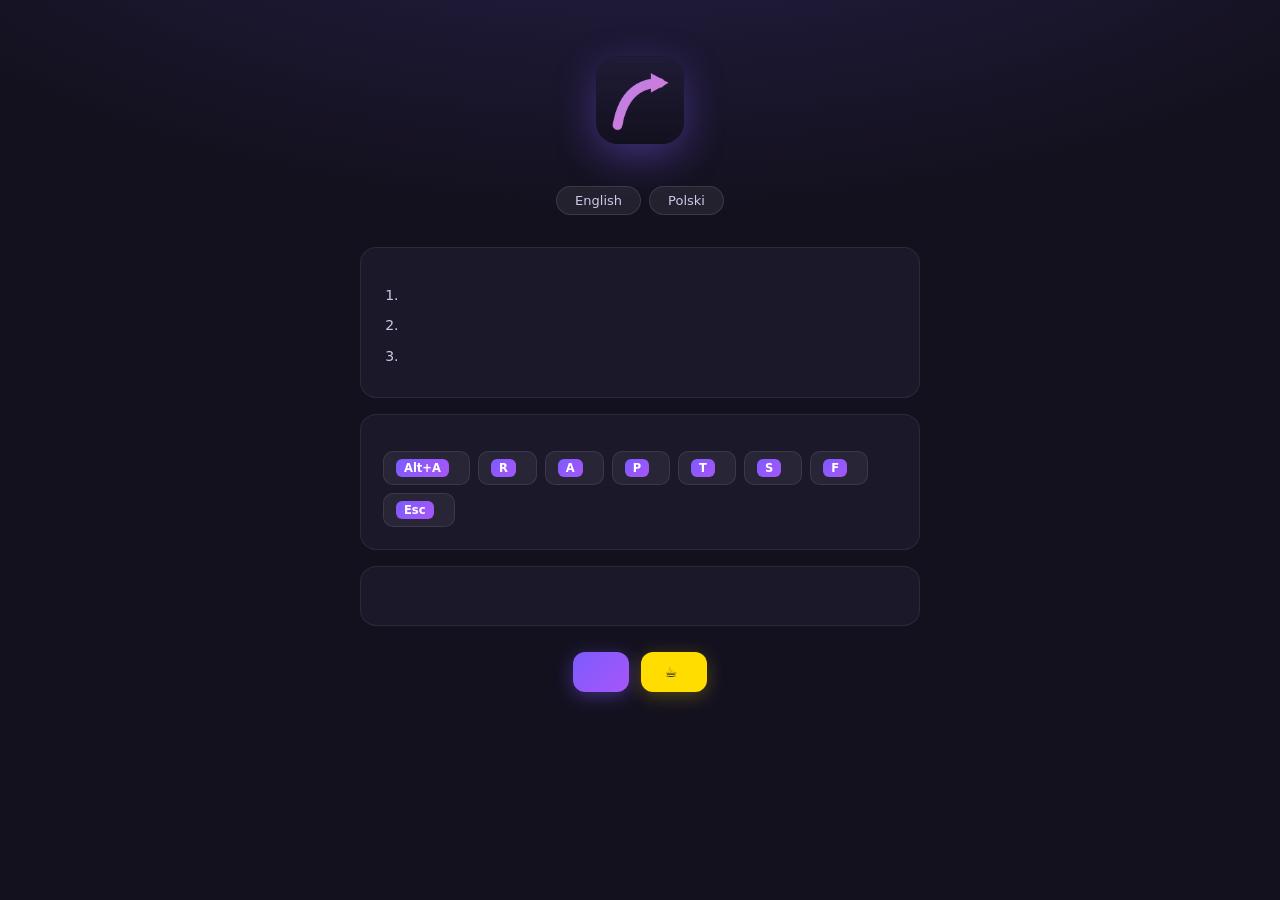
<file: welcome.html>
<!DOCTYPE html>
<html>
<head>
  <meta charset="utf-8">
  <title>Draw on Page</title>
  <link rel="stylesheet" href="welcome.css">
</head>
<body>
  <main>
    <div class="hero">
      <img src="icons/icon128.png" alt="" width="88" height="88">
      <h1 data-i18n="welcome_title"></h1>
      <p class="tagline" data-i18n="tagline"></p>
      <p class="sub" data-i18n="welcome_sub"></p>
      <div class="langs">
        <button class="lang" data-lang="en">English</button>
        <button class="lang" data-lang="pl">Polski</button>
      </div>
    </div>

    <section class="card">
      <h2 data-i18n="welcome_how"></h2>
      <ol>
        <li data-i18n="welcome_step1"></li>
        <li data-i18n="welcome_step2"></li>
        <li data-i18n="welcome_step3"></li>
      </ol>
    </section>

    <section class="card">
      <h2 data-i18n="welcome_shortcuts"></h2>
      <div class="chips">
        <span class="chip"><b>Alt+A</b><i data-i18n="app_name"></i></span>
        <span class="chip"><b>R</b><i data-i18n="tool_rect"></i></span>
        <span class="chip"><b>A</b><i data-i18n="tool_arrow"></i></span>
        <span class="chip"><b>P</b><i data-i18n="tool_pen"></i></span>
        <span class="chip"><b>T</b><i data-i18n="tool_text"></i></span>
        <span class="chip"><b>S</b><i data-i18n="key_settings"></i></span>
        <span class="chip"><b>F</b><i data-i18n="key_hidehud"></i></span>
        <span class="chip"><b>Esc</b><i data-i18n="close"></i></span>
      </div>
    </section>

    <section class="card privacy">
      <h2 data-i18n="privacy_title"></h2>
      <p data-i18n="welcome_privacy"></p>
    </section>

    <div class="cta">
      <button id="open-settings" data-i18n="welcome_open_settings"></button>
      <a class="coffee" href="https://buymeacoffee.com/romanzbudowy" target="_blank" rel="noopener">☕ <span data-i18n="coffee"></span></a>
    </div>

    <footer data-i18n="about_text"></footer>
  </main>
  <script src="i18n.js"></script>
  <script src="welcome.js"></script>
</body>
</html>
</file>
<file: settings.css>
* { box-sizing: border-box; margin: 0; }

body {
  font-family: "Inter", "SF Pro Text", "Segoe UI Variable Text", "Segoe UI", system-ui, sans-serif;
  background: radial-gradient(1200px 600px at 50% -200px, #241e42 0%, #14111f 60%);
  color: #e8e4f8;
  min-height: 100vh;
  padding: 48px 16px;
}

main { max-width: 600px; margin: 0 auto; }

header {
  display: flex; align-items: center; gap: 14px;
  margin-bottom: 28px;
}
header img { border-radius: 11px; box-shadow: 0 4px 16px rgba(124,92,255,.3); }
h1 { font-size: 21px; font-weight: 700; letter-spacing: -.02em; }
.ver { font-size: 12px; color: #8f86b3; }

.card {
  background: #1e1b2e;
  border: 1px solid rgba(255,255,255,.08);
  border-radius: 16px;
  padding: 22px;
  margin-bottom: 16px;
}

h2 {
  font-size: 12px; font-weight: 700; margin-bottom: 14px;
  color: #8f86b3; text-transform: uppercase; letter-spacing: 1.2px;
}

p { font-size: 13px; color: #b8b0d4; line-height: 1.55; margin-bottom: 14px; }
p.small { font-size: 12px; color: #8f86b3; margin: -6px 0 14px; }

.row {
  display: flex; align-items: center; justify-content: space-between;
  gap: 16px; margin-bottom: 14px; font-size: 13.5px;
}
.row label { color: #cfc8e8; }
.switch { cursor: pointer; }

select {
  background: #14111f;
  color: #e8e4f8;
  border: 1px solid rgba(255,255,255,.14);
  border-radius: 9px;
  padding: 7px 12px;
  font: inherit;
  font-size: 13px;
  cursor: pointer;
}
select:focus { outline: 2px solid #7c5cff; }

.slider-wrap { display: flex; align-items: center; gap: 10px; flex: 1; max-width: 260px; }
.slider-wrap output {
  min-width: 34px; text-align: center;
  color: #a78bfa; font-size: 12px; font-weight: 600;
  background: rgba(124,92,255,.14); border-radius: 6px; padding: 2px 6px;
}

input[type="range"] {
  appearance: none; -webkit-appearance: none;
  flex: 1; height: 5px; border-radius: 99px;
  background: rgba(255,255,255,.12);
  cursor: pointer; outline: none;
}
input[type="range"]::-webkit-slider-thumb {
  appearance: none; -webkit-appearance: none;
  width: 16px; height: 16px; border-radius: 50%;
  background: linear-gradient(135deg, #a78bfa, #7c5cff);
  border: 2px solid #fff;
  box-shadow: 0 1px 6px rgba(0,0,0,.4);
}

.switch {
  position: relative; width: 38px; height: 21px; border-radius: 99px;
  background: rgba(255,255,255,.14); transition: background .15s; flex: 0 0 auto;
}
.switch::after {
  content: ""; position: absolute; top: 2px; left: 2px;
  width: 17px; height: 17px; border-radius: 50%; background: #cfc8e8;
  transition: left .15s, background .15s;
  box-shadow: 0 1px 3px rgba(0,0,0,.3);
}
.switch.on { background: linear-gradient(135deg, #7c5cff, #a855f7); }
.switch.on::after { left: 19px; background: #fff; }

.keybtn {
  min-width: 100px;
  background: #14111f;
  color: #a78bfa;
  border: 1px solid rgba(255,255,255,.14);
  border-radius: 9px;
  padding: 6px 14px;
  font: inherit;
  font-size: 13px;
  font-weight: 700;
  cursor: pointer;
  letter-spacing: 1px;
}
.keybtn:hover { border-color: #7c5cff; }
.keybtn.listening {
  border-color: #7c5cff;
  color: #8f86b3;
  font-weight: 400;
  letter-spacing: 0;
  animation: pulse 1s infinite;
}
@keyframes pulse { 50% { box-shadow: 0 0 0 4px rgba(124,92,255,.2); } }

textarea {
  width: 100%;
  background: #14111f;
  color: #e8e4f8;
  border: 1px solid rgba(255,255,255,.14);
  border-radius: 11px;
  padding: 11px 13px;
  font: inherit;
  font-size: 13px;
  resize: vertical;
  margin-bottom: 14px;
}
textarea:focus { outline: 2px solid #7c5cff; border-color: transparent; }
textarea:disabled { opacity: .5; }

.actions { display: flex; align-items: center; gap: 12px; }

button {
  background: linear-gradient(135deg, #7c5cff, #a855f7);
  color: #fff;
  border: none;
  border-radius: 10px;
  padding: 10px 22px;
  font: inherit;
  font-size: 13px;
  font-weight: 600;
  cursor: pointer;
  box-shadow: 0 2px 10px rgba(124,92,255,.35);
}
button:hover { filter: brightness(1.1); }
button:disabled { opacity: .5; cursor: default; filter: none; }
button.secondary {
  background: rgba(255,255,255,.08);
  color: #cfc8e8;
  box-shadow: none;
}
button.secondary:hover { background: rgba(255,255,255,.14); filter: none; }

#bug-status, #reset-status { font-size: 13px; }
.ok { color: #4ade80; }
.err { color: #f87171; }

.coffee {
  display: inline-block;
  background: #ffdd00;
  color: #1e1b2e;
  font-size: 13px;
  font-weight: 700;
  text-decoration: none;
  border-radius: 10px;
  padding: 10px 20px;
  box-shadow: 0 2px 10px rgba(255,221,0,.25);
}
.coffee:hover { filter: brightness(1.08); }
</file>
<file: welcome.css>
* { box-sizing: border-box; margin: 0; }

body {
  font-family: "Inter", "SF Pro Text", "Segoe UI Variable Text", "Segoe UI", system-ui, sans-serif;
  background: radial-gradient(1400px 700px at 50% -250px, #2b2352 0%, #14111f 65%);
  color: #e8e4f8;
  min-height: 100vh;
  padding: 56px 16px;
}

main { max-width: 560px; margin: 0 auto; }

.hero { text-align: center; margin-bottom: 32px; }
.hero img {
  border-radius: 22px;
  box-shadow: 0 12px 40px rgba(124,92,255,.4);
  margin-bottom: 20px;
}
h1 { font-size: 30px; font-weight: 800; letter-spacing: -.03em; margin-bottom: 4px; }
.tagline {
  font-size: 17px; font-weight: 700; margin-bottom: 10px;
  background: linear-gradient(135deg, #a78bfa, #e879f9);
  -webkit-background-clip: text; background-clip: text; color: transparent;
}
.sub { font-size: 15px; color: #b8b0d4; margin-bottom: 18px; }

.langs { display: flex; gap: 8px; justify-content: center; }
.lang {
  background: rgba(255,255,255,.07);
  color: #cfc8e8;
  border: 1px solid rgba(255,255,255,.1);
  border-radius: 99px;
  padding: 6px 18px;
  font: inherit; font-size: 13px;
  cursor: pointer;
}
.lang.active {
  background: linear-gradient(135deg, #7c5cff, #a855f7);
  color: #fff; border-color: transparent;
  box-shadow: 0 2px 12px rgba(124,92,255,.4);
}

.card {
  background: rgba(30, 27, 46, .75);
  border: 1px solid rgba(255,255,255,.08);
  border-radius: 16px;
  padding: 22px;
  margin-bottom: 16px;
  backdrop-filter: blur(10px);
}

h2 {
  font-size: 12px; font-weight: 700; margin-bottom: 14px;
  color: #8f86b3; text-transform: uppercase; letter-spacing: 1.2px;
}

ol { padding-left: 20px; }
ol li { font-size: 14px; color: #cfc8e8; line-height: 1.6; margin-bottom: 8px; }

p { font-size: 13.5px; color: #b8b0d4; line-height: 1.55; }

.chips { display: flex; flex-wrap: wrap; gap: 8px; }
.chip {
  display: inline-flex; align-items: center; gap: 8px;
  background: rgba(255,255,255,.06);
  border: 1px solid rgba(255,255,255,.09);
  border-radius: 10px;
  padding: 7px 12px;
  font-size: 12.5px;
}
.chip b {
  background: linear-gradient(135deg, #7c5cff, #a855f7);
  color: #fff; border-radius: 6px;
  padding: 2px 8px; font-size: 11.5px; font-weight: 700;
}
.chip i { font-style: normal; color: #b8b0d4; }

.cta { display: flex; gap: 12px; justify-content: center; margin: 26px 0; flex-wrap: wrap; }
.cta button {
  background: linear-gradient(135deg, #7c5cff, #a855f7);
  color: #fff; border: none; border-radius: 12px;
  padding: 12px 28px;
  font: inherit; font-size: 14px; font-weight: 700;
  cursor: pointer;
  box-shadow: 0 4px 18px rgba(124,92,255,.4);
}
.cta button:hover { filter: brightness(1.1); }

.coffee {
  display: inline-flex; align-items: center; gap: 6px;
  background: #ffdd00; color: #1e1b2e;
  font-size: 14px; font-weight: 700; text-decoration: none;
  border-radius: 12px; padding: 12px 24px;
  box-shadow: 0 4px 18px rgba(255,221,0,.25);
}
.coffee:hover { filter: brightness(1.08); }

footer { text-align: center; font-size: 12px; color: #6f6791; }
</file>
